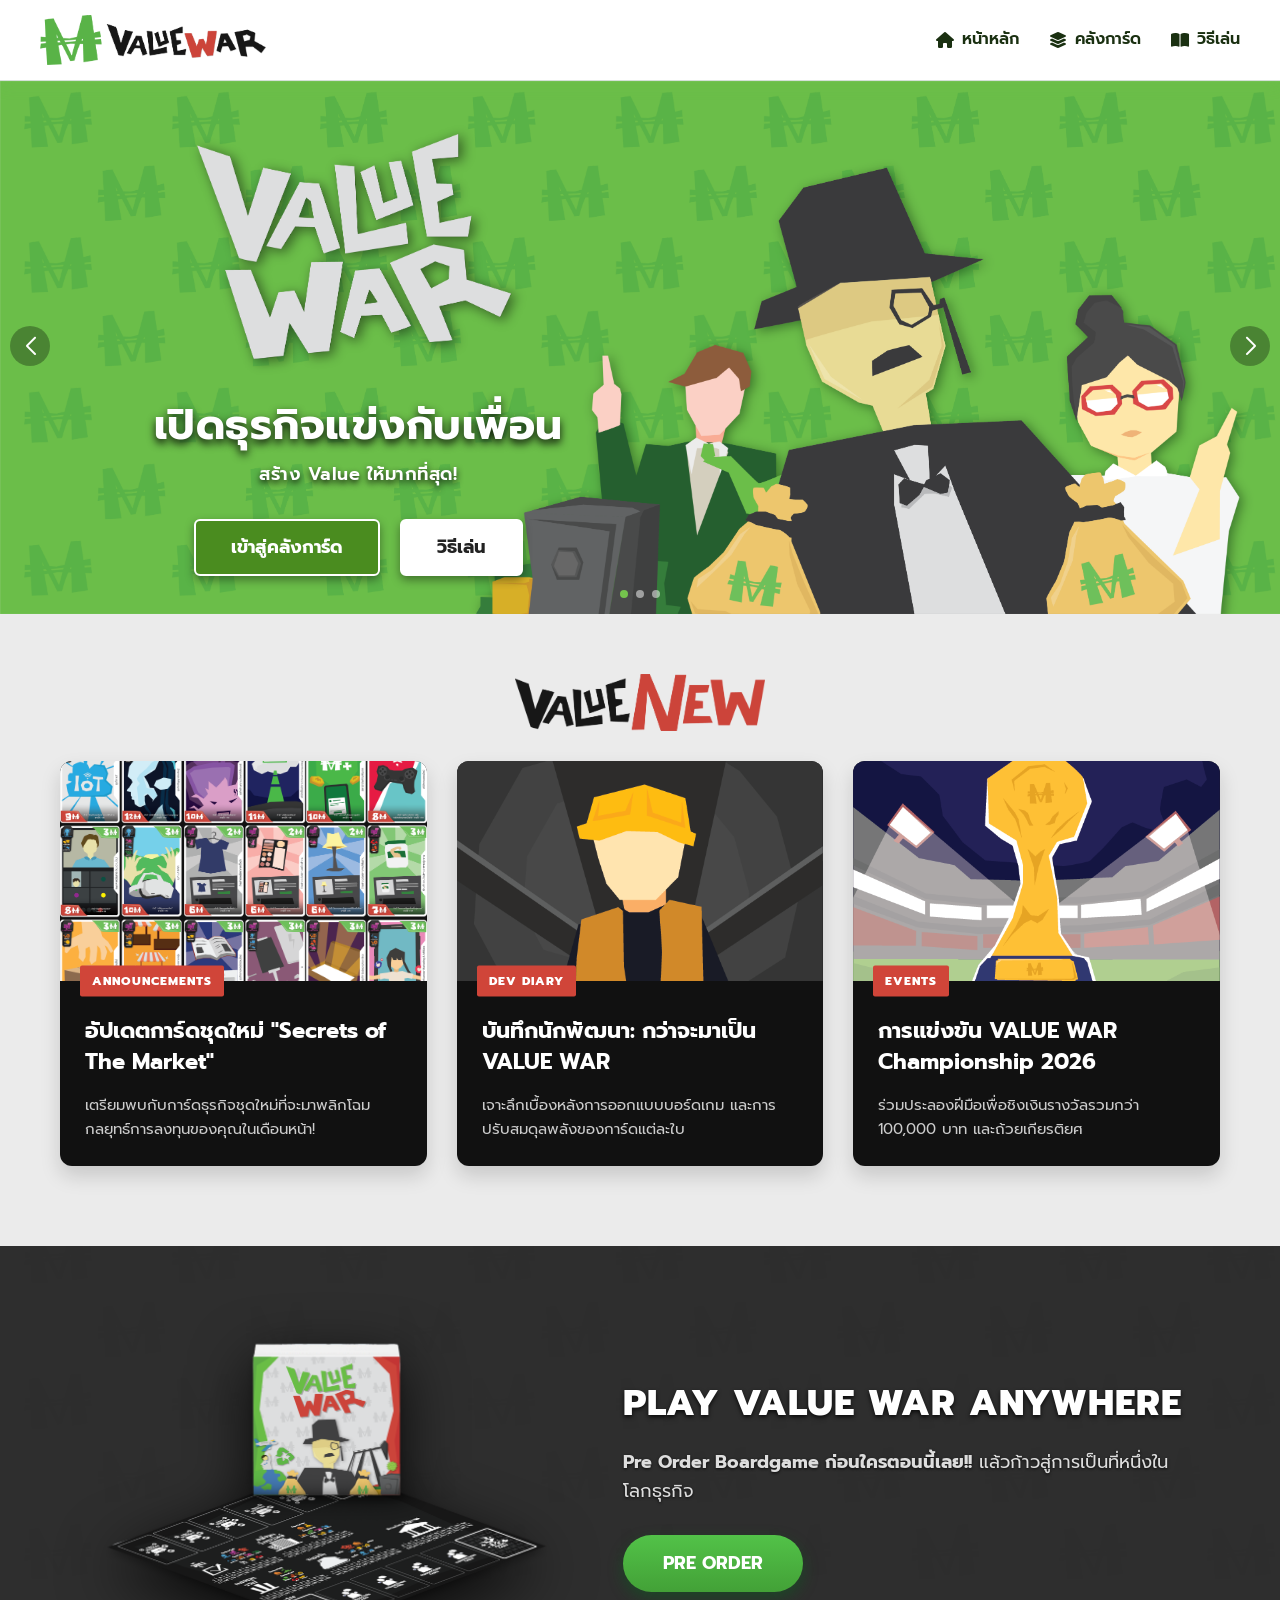
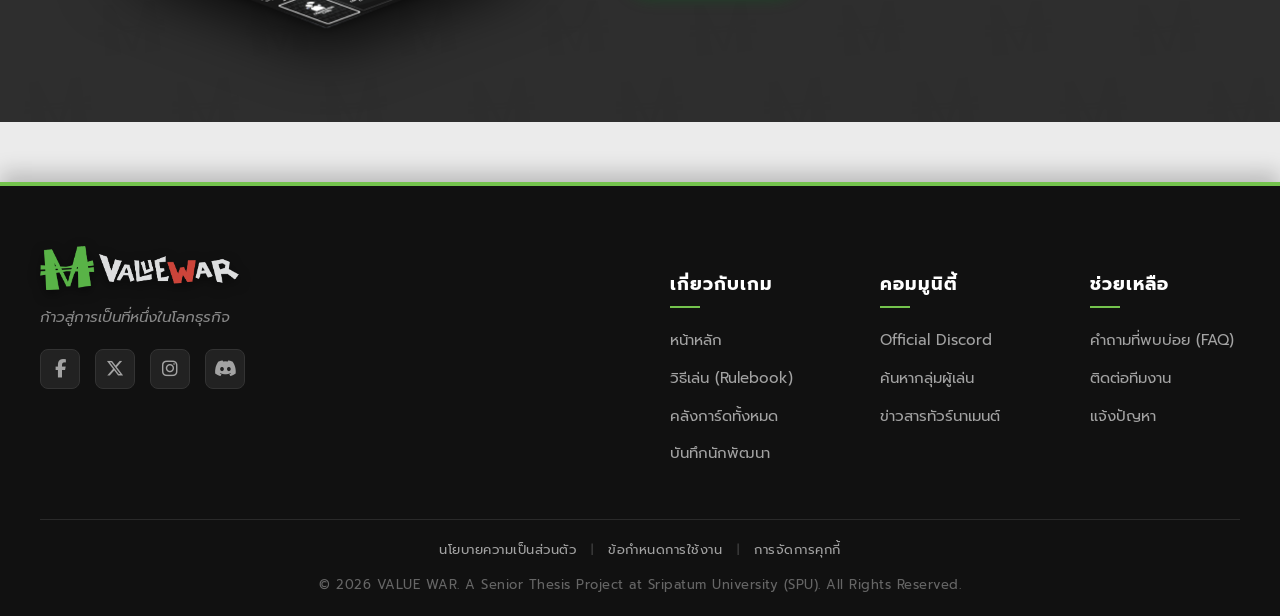
<file: index.html>
<!DOCTYPE html>
<html lang="th">

<head>
    <meta charset="UTF-8">
    <meta name="viewport" content="width=device-width, initial-scale=1.0">
    <title>VALUE WAR - สมรภูมิธุรกิจ</title>
    <link rel="stylesheet" href="https://cdnjs.cloudflare.com/ajax/libs/font-awesome/6.5.1/css/all.min.css">
    <link rel="stylesheet" href="https://cdn.jsdelivr.net/npm/swiper@11/swiper-bundle.min.css" />
    <link rel="stylesheet" href="style.css">
</head>

<body class="home-page light-theme">

    <nav class="navbar">
        <a href="index.html" class="logo">
            <img src="4x/Asset 11@4x.png" alt="VALUE WAR Logo">
        </a>
        <ul class="nav-links">
            <li><a href="index.html"><i class="fa-solid fa-house"></i> หน้าหลัก</a></li>
            <li><a href="collection.html"><i class="fa-solid fa-layer-group"></i> คลังการ์ด</a></li>
            <li><a href="how-to-play.html"><i class="fa-solid fa-book-open"></i> วิธีเล่น</a></li>
        </ul>
    </nav>

    <div class="swiper-container mySwiper">
        <div class="swiper-wrapper">
            <div class="swiper-slide">
                <img src="4x/Asset 1@4x.png" alt="แบนเนอร์สไลด์ที่ 1">

                <div class="slide-content">
                    <div class="slide-info-block">
                        <img src="4x/Asset 3@4x.png" alt="โลโก้ VALUE WAR" class="slide-logo">
                        <h1>เปิดธุรกิจแข่งกับเพื่อน</h1>
                        <p>สร้าง Value ให้มากที่สุด!</p>
                        <div class="slide-cta">
                            <a href="collection.html" class="btn-cta-green">เข้าสู่คลังการ์ด</a>
                            <a href="how-to-play.html" class="btn-cta-white">วิธีเล่น</a>
                        </div>
                    </div>
                </div>
            </div>
            <div class="swiper-slide">
                <img src="4x/Asset 7@4x.png" alt="แบนเนอร์สไลด์ที่ 2">
                <div class="slide-content">
                    <div class="slide-info-block">
                        <img src="4x/Asset 3@4x.png" alt="โลโก้ VALUE WAR" class="slide-logo">
                        <h1>สร้าง Connection</h1>
                        <p>หาเพื่อนพ้องที่จะช่วยให้คุณชนะ!</p>
                        <div class="slide-cta">
                            <a href="collection.html" class="btn-cta-green">เข้าสู่คลังการ์ด</a>
                            <a href="how-to-play.html" class="btn-cta-white">วิธีเล่น</a>
                        </div>
                    </div>
                </div>
            </div>
            <div class="swiper-slide">
                <img src="4x/Asset 9@4x.png" alt="แบนเนอร์สไลด์ที่ 3">
                <div class="slide-content">
                    <div class="slide-info-block">
                        <img src="4x/Asset 3@4x.png" alt="โลโก้ VALUE WAR" class="slide-logo">
                        <h1>เตรียมรับมือสถานการณ์ต่างๆ</h1>
                        <p>ฝ่าวิกฤติการเงินต่างๆ!</p>
                        <div class="slide-cta">
                            <a href="collection.html" class="btn-cta-green">เข้าสู่คลังการ์ด</a>
                            <a href="how-to-play.html" class="btn-cta-white">วิธีเล่น</a>
                        </div>
                    </div>
                </div>
            </div>
        </div>
        <div class="swiper-pagination"></div>
        <div class="swiper-button-next"></div>
        <div class="swiper-button-prev"></div>


    </div>

    <section class="latest-news container">

        <div class="news-header news-header-image">
            <img src="4x/Asset 10@4x.png" alt="LATEST VALUE WAR NEWS" class="news-header-img">
        </div>

        <div class="news-grid">

            <a href="#" class="news-card">
                <div class="news-image-wrapper">
                    <img src="4x/new.png" alt="ข่าวที่ 1">
                    <span class="news-badge">ANNOUNCEMENTS</span>
                </div>
                <div class="news-content">
                    <h3>อัปเดตการ์ดชุดใหม่ "Secrets of The Market"</h3>
                    <p>เตรียมพบกับการ์ดธุรกิจชุดใหม่ที่จะมาพลิกโฉมกลยุทธ์การลงทุนของคุณในเดือนหน้า!</p>
                </div>
            </a>

            <a href="#" class="news-card">
                <div class="news-image-wrapper">
                    <img src="4x/Asset 12@4x.png" alt="ข่าวที่ 2">
                    <span class="news-badge">DEV DIARY</span>
                </div>
                <div class="news-content">
                    <h3>บันทึกนักพัฒนา: กว่าจะมาเป็น VALUE WAR</h3>
                    <p>เจาะลึกเบื้องหลังการออกแบบบอร์ดเกม และการปรับสมดุลพลังของการ์ดแต่ละใบ</p>
                </div>
            </a>

            <a href="#" class="news-card">
                <div class="news-image-wrapper">
                    <img src="4x/Asset 13@4x.png" alt="ข่าวที่ 3">
                    <span class="news-badge">EVENTS</span>
                </div>
                <div class="news-content">
                    <h3>การแข่งขัน VALUE WAR Championship 2026</h3>
                    <p>ร่วมประลองฝีมือเพื่อชิงเงินรางวัลรวมกว่า 100,000 บาท และถ้วยเกียรติยศ</p>
                </div>
            </a>

        </div>
    </section>

    <section class="product-banner">
        <div class="product-container">

            <div class="product-image">
                <img src="4x/new2.png" alt="รูปสินค้า VALUE WAR">
            </div>

            <div class="product-info">
                <h2>PLAY VALUE WAR ANYWHERE</h2>
                <p><b>Pre Order Boardgame ก่อนใครตอนนี้เลย!!</b> แล้วก้าวสู่การเป็นที่หนึ่งในโลกธุรกิจ</p>

                <a href="#" class="btn-orange">
                    PRE ORDER
                </a>
            </div>

        </div>
    </section>

    <script src="https://cdn.jsdelivr.net/npm/swiper@11/swiper-bundle.min.js"></script>
    <script>
        var swiper = new Swiper(".mySwiper", {
            slidesPerView: 1,
            spaceBetween: 0,
            loop: true,
            grabCursor: true,
            speed: 800,
            effect: "creative",
            creativeEffect: {
                prev: {
                    shadow: true,
                    translate: ["-20%", 0, -1],
                },
                next: {
                    translate: ["100%", 0, 0],
                },
            },

            pagination: {
                el: ".swiper-pagination",
                clickable: true,
            },
            navigation: {
                nextEl: ".swiper-button-next",
                prevEl: ".swiper-button-prev",
            },
            autoplay: {
                delay: 5000,
                disableOnInteraction: false,
            },
        });
    </script>

    <footer class="vw-footer">
        <div class="footer-top">
            <div class="footer-logo-social">
                <img src="4x/Asset 4@4x.png" alt="VALUE WAR Logo" class="footer-logo">
                <p class="footer-tagline">ก้าวสู่การเป็นที่หนึ่งในโลกธุรกิจ</p>
                <div class="social-icons">
                    <a href="#" aria-label="Facebook"><i class="fa-brands fa-facebook-f"></i></a>
                    <a href="#" aria-label="Twitter"><i class="fa-brands fa-x-twitter"></i></a>
                    <a href="#" aria-label="Instagram"><i class="fa-brands fa-instagram"></i></a>
                    <a href="#" aria-label="Discord"><i class="fa-brands fa-discord"></i></a>
                </div>
            </div>

            <div class="footer-links">
                <div class="footer-column">
                    <h4>เกี่ยวกับเกม</h4>
                    <ul>
                        <li><a href="index.html">หน้าหลัก</a></li>
                        <li><a href="how-to-play.html">วิธีเล่น (Rulebook)</a></li>
                        <li><a href="collection.html">คลังการ์ดทั้งหมด</a></li>
                        <li><a href="#">บันทึกนักพัฒนา</a></li>
                    </ul>
                </div>
                <div class="footer-column">
                    <h4>คอมมูนิตี้</h4>
                    <ul>
                        <li><a href="#">Official Discord</a></li>
                        <li><a href="#">ค้นหากลุ่มผู้เล่น</a></li>
                        <li><a href="#">ข่าวสารทัวร์นาเมนต์</a></li>
                    </ul>
                </div>
                <div class="footer-column">
                    <h4>ช่วยเหลือ</h4>
                    <ul>
                        <li><a href="#">คำถามที่พบบ่อย (FAQ)</a></li>
                        <li><a href="#">ติดต่อทีมงาน</a></li>
                        <li><a href="#">แจ้งปัญหา</a></li>
                    </ul>
                </div>
            </div>
        </div>

        <div class="footer-bottom">
            <div class="footer-legal">
                <a href="#">นโยบายความเป็นส่วนตัว</a>
                <span class="separator">|</span>
                <a href="#">ข้อกำหนดการใช้งาน</a>
                <span class="separator">|</span>
                <a href="#">การจัดการคุกกี้</a>
            </div>
            <p>&copy; 2026 VALUE WAR. A Senior Thesis Project at Sripatum University (SPU). All Rights Reserved.</p>
        </div>
    </footer>
    <script src="script.js"></script>
</body>
</html>
</file>
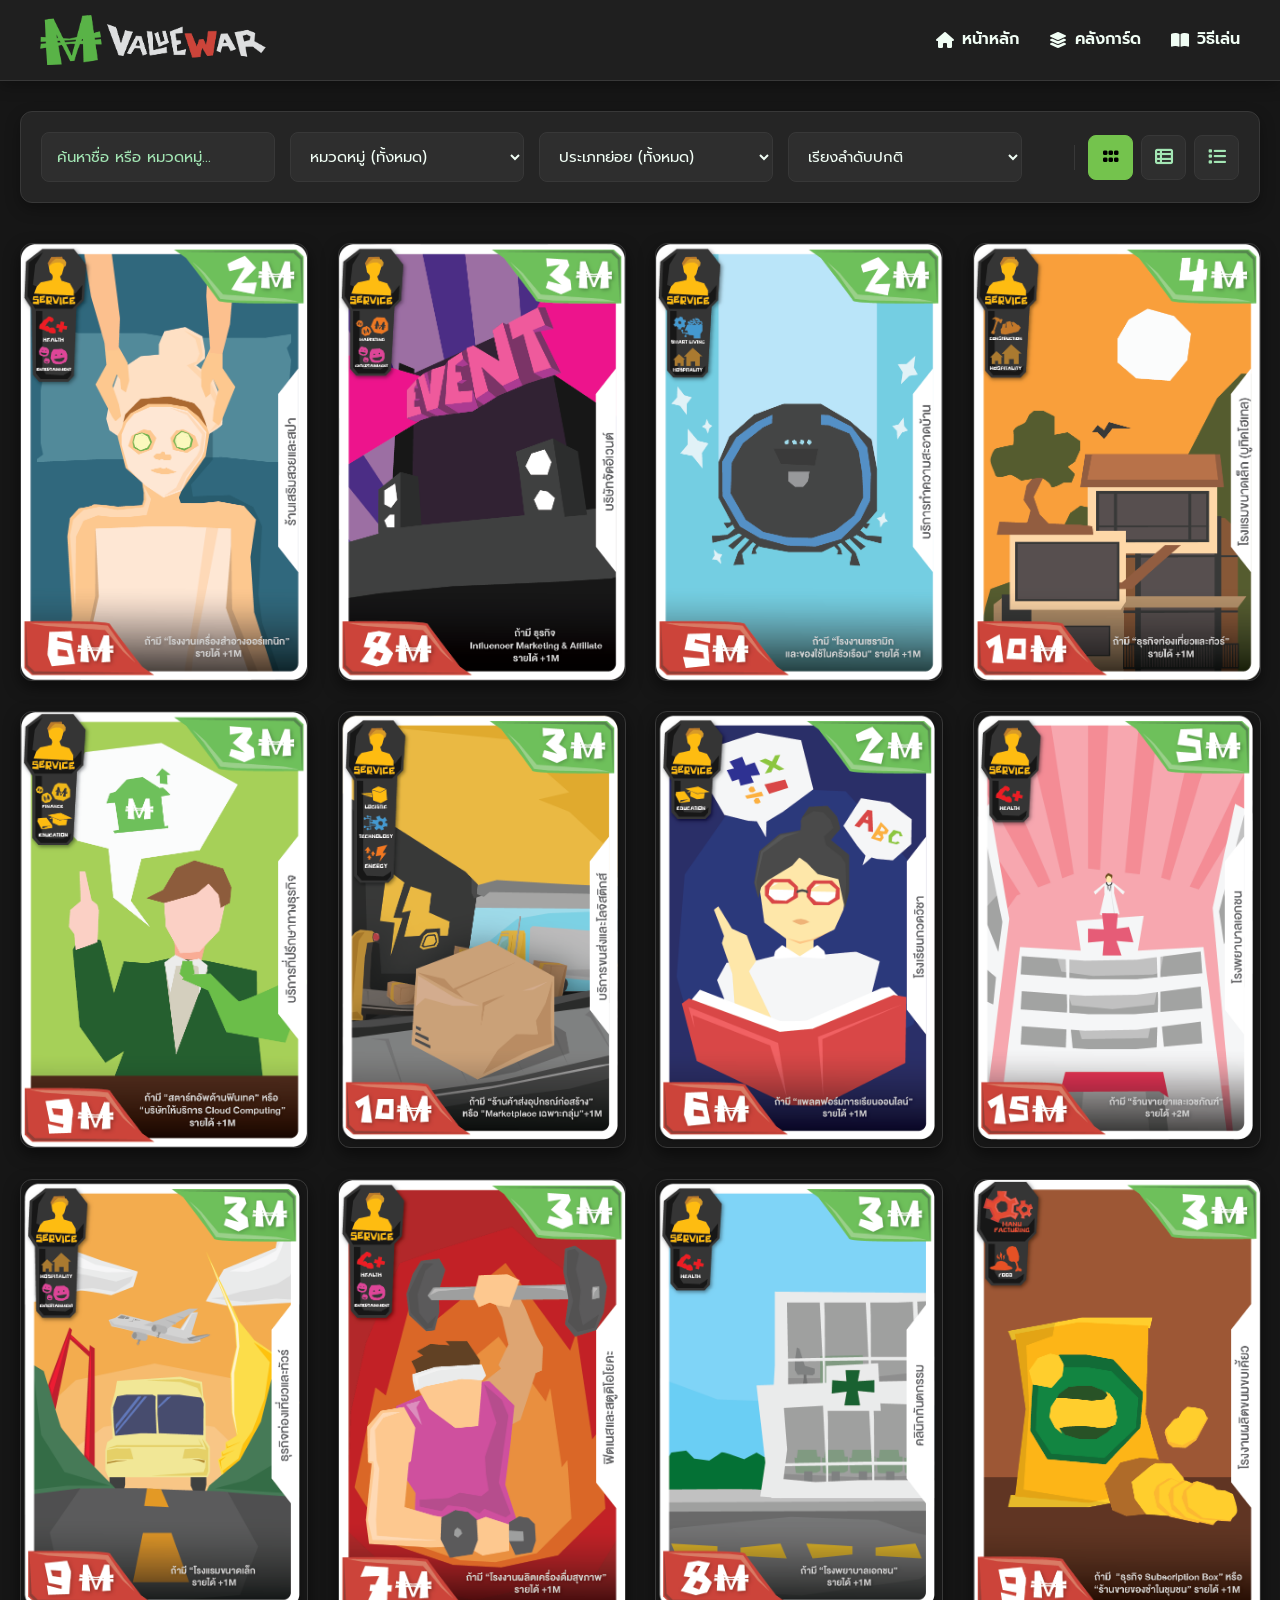
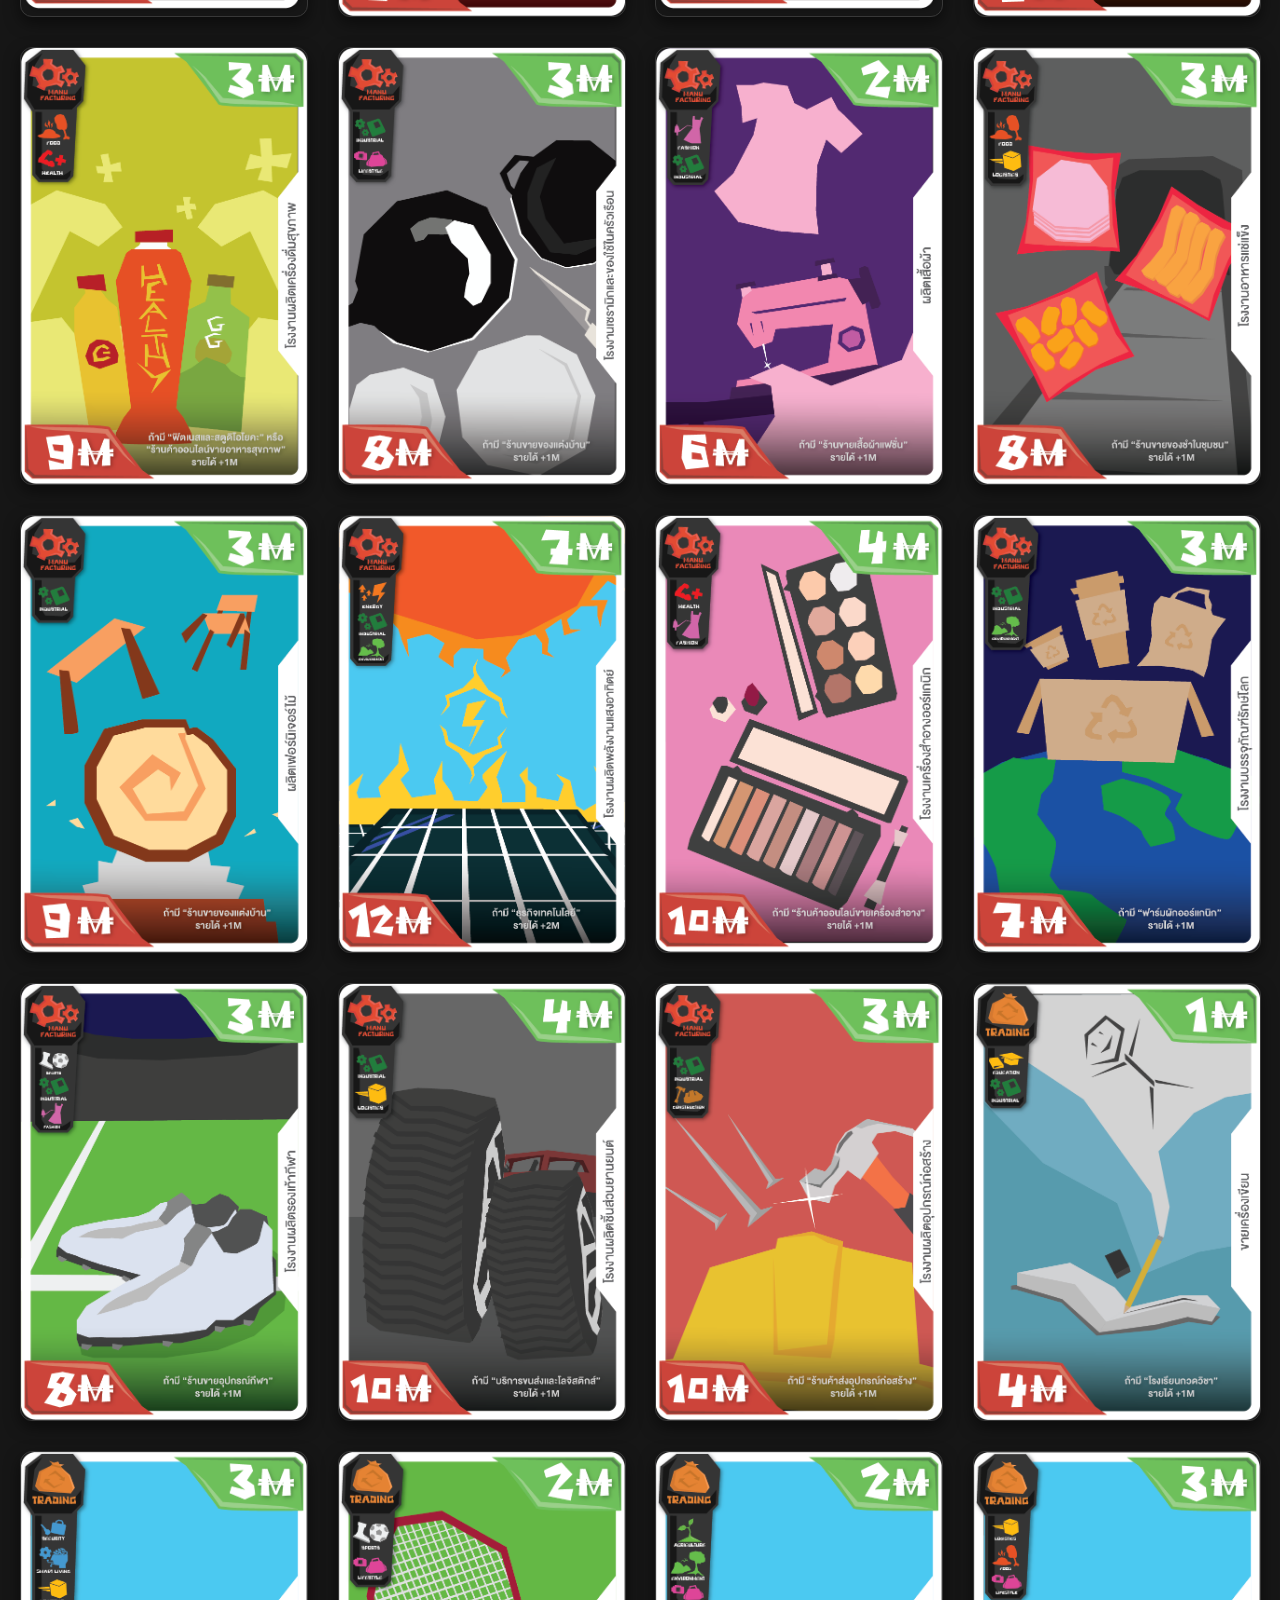
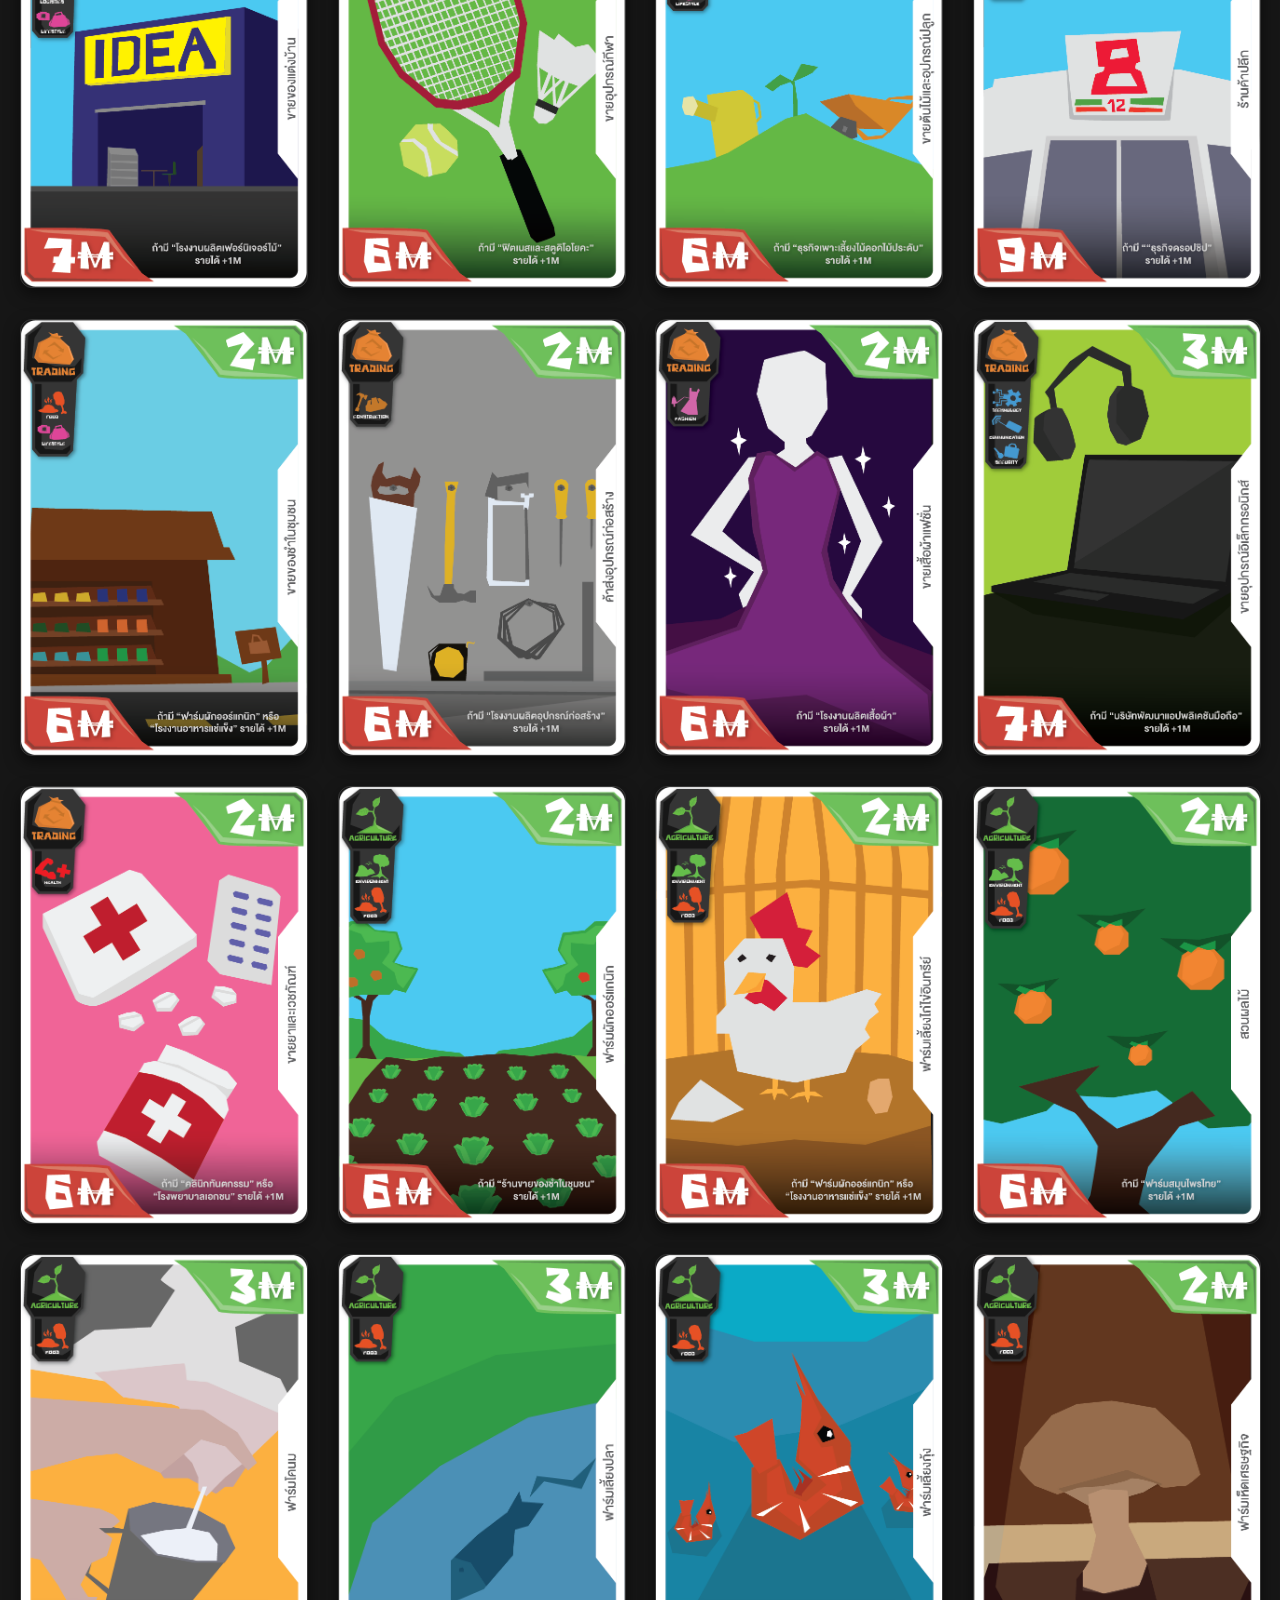
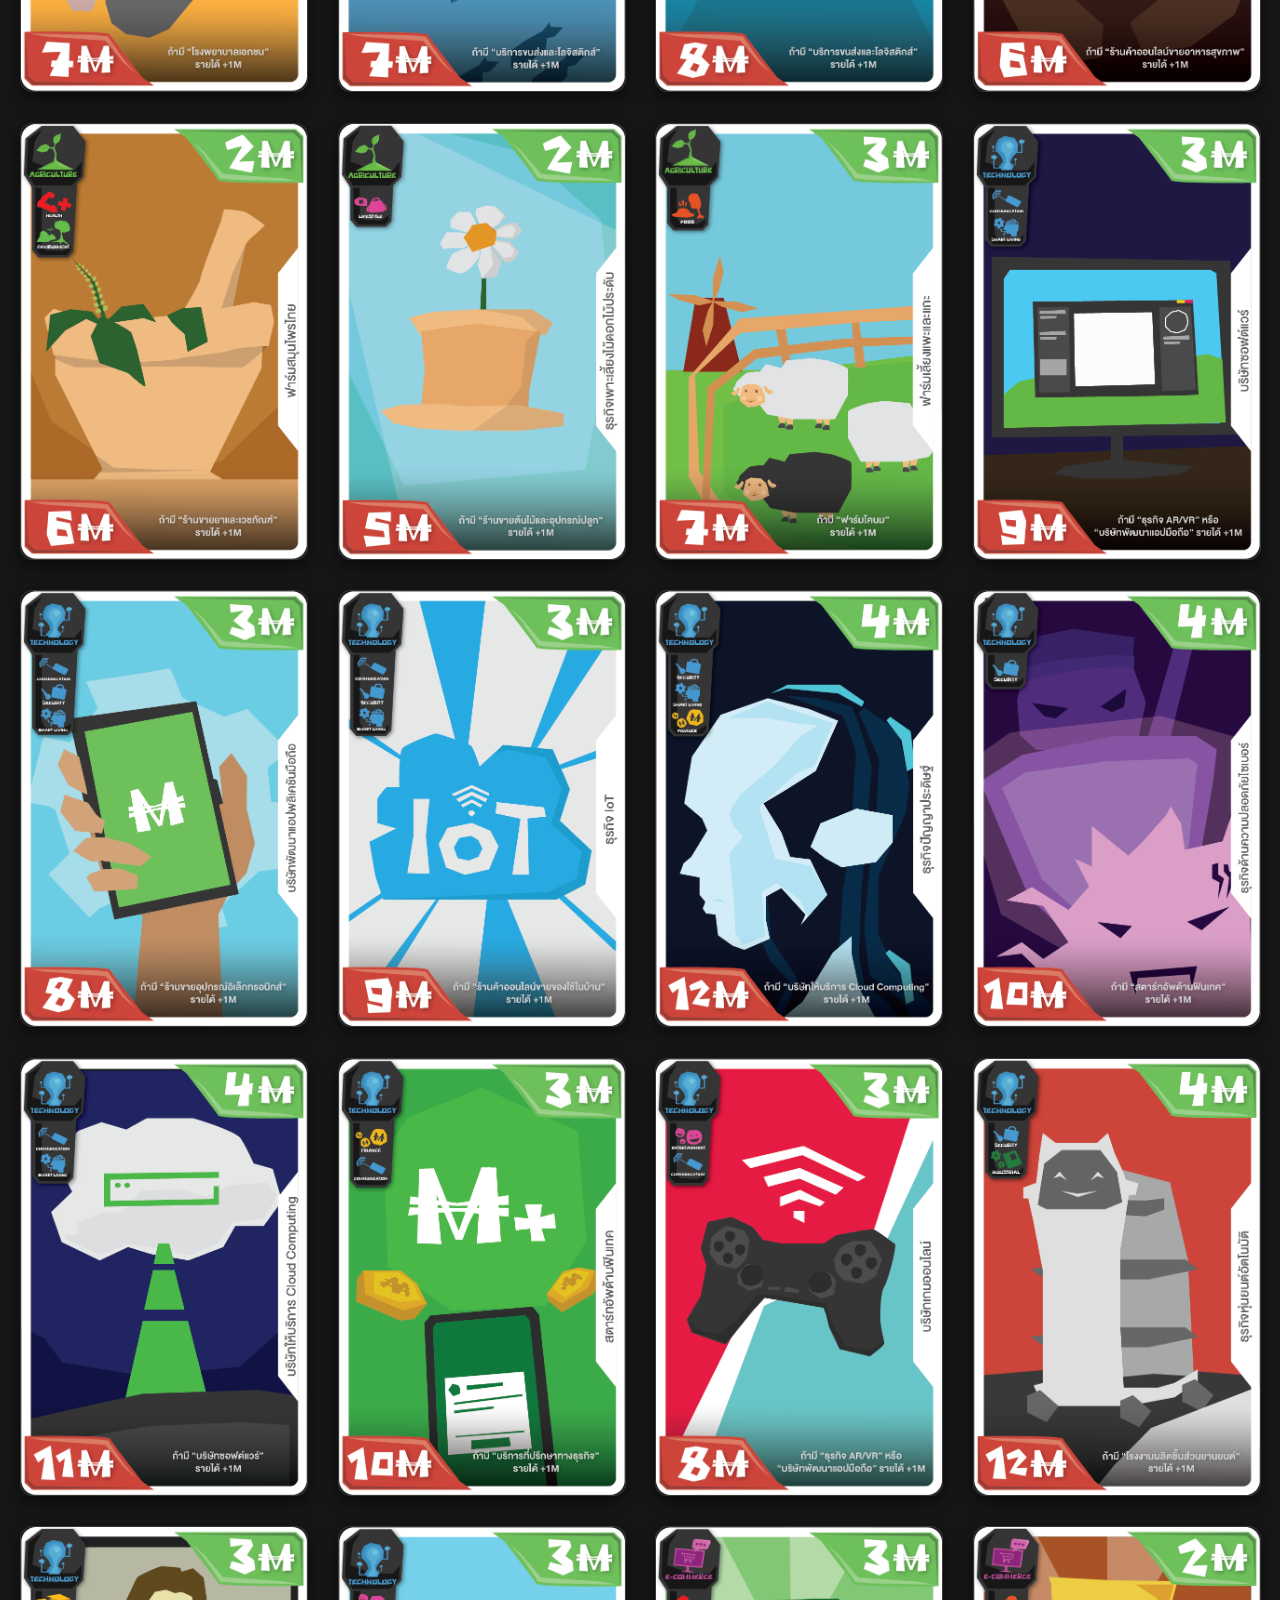
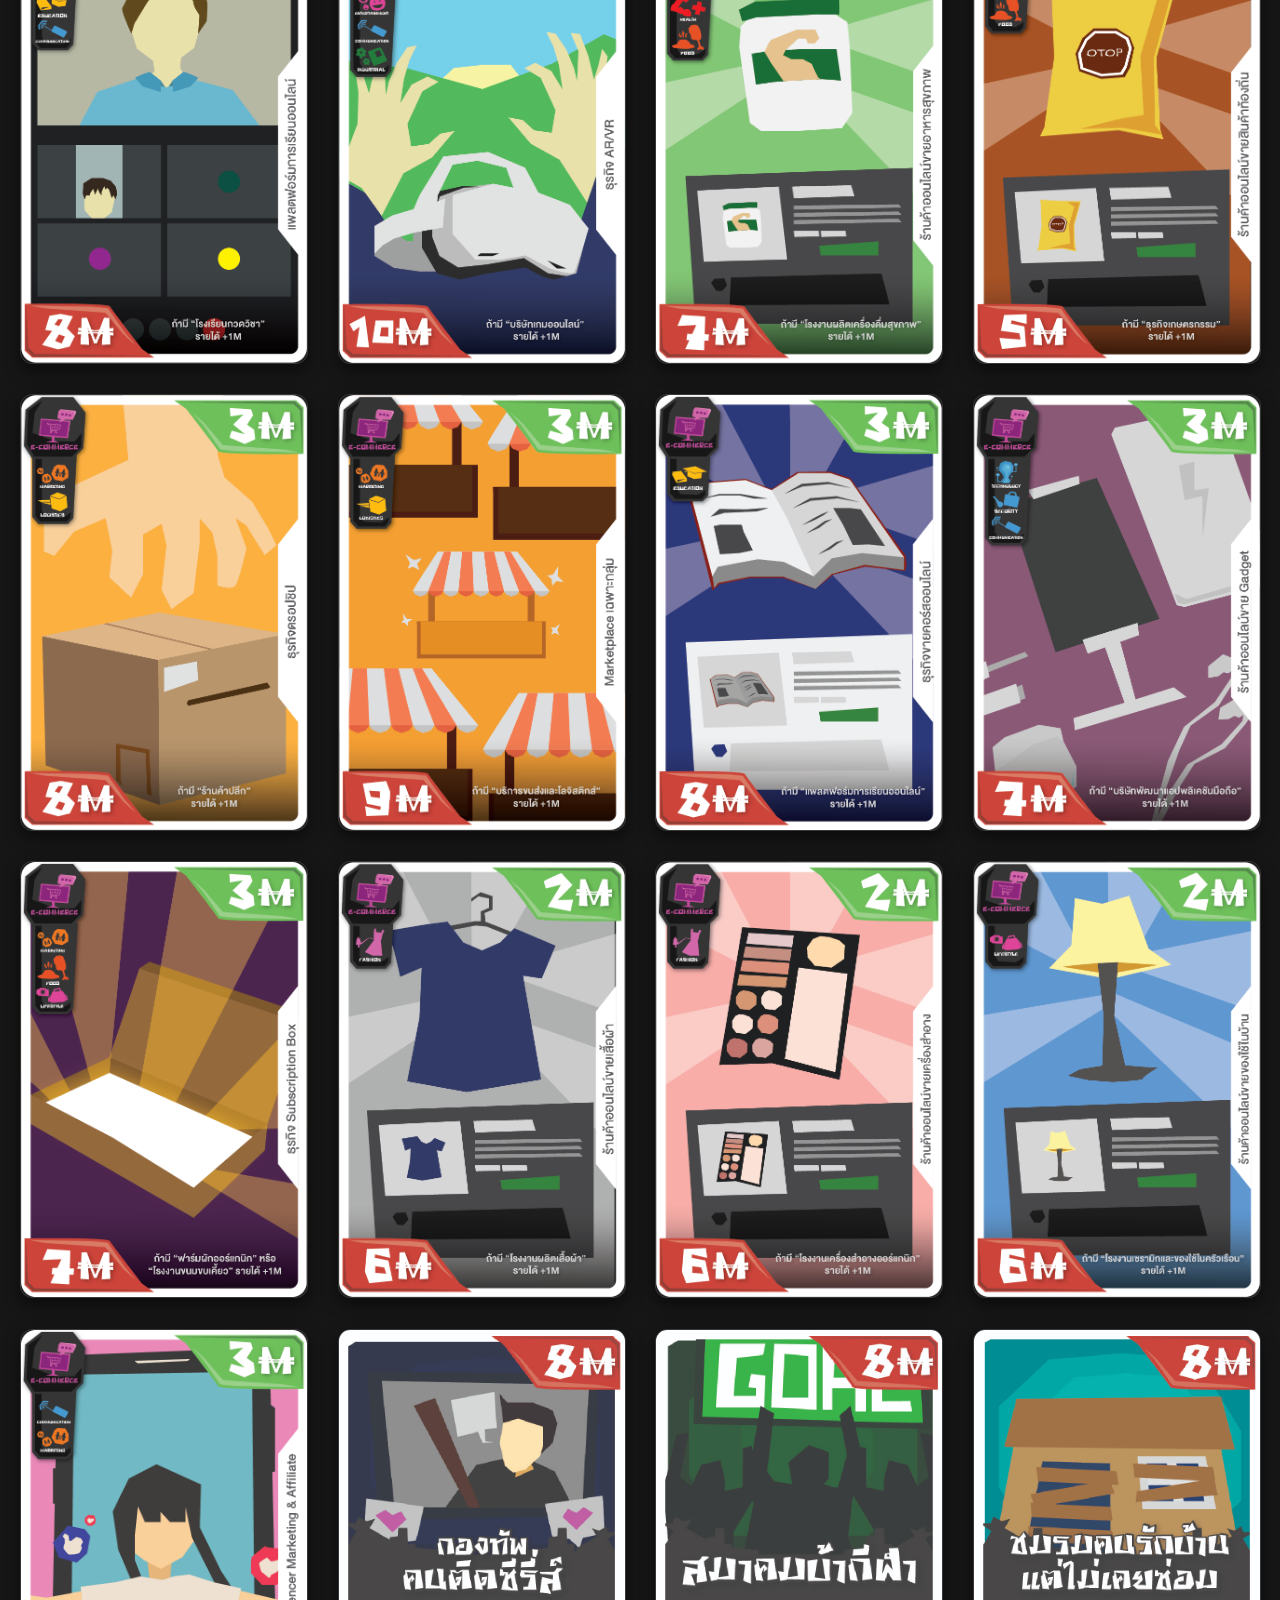
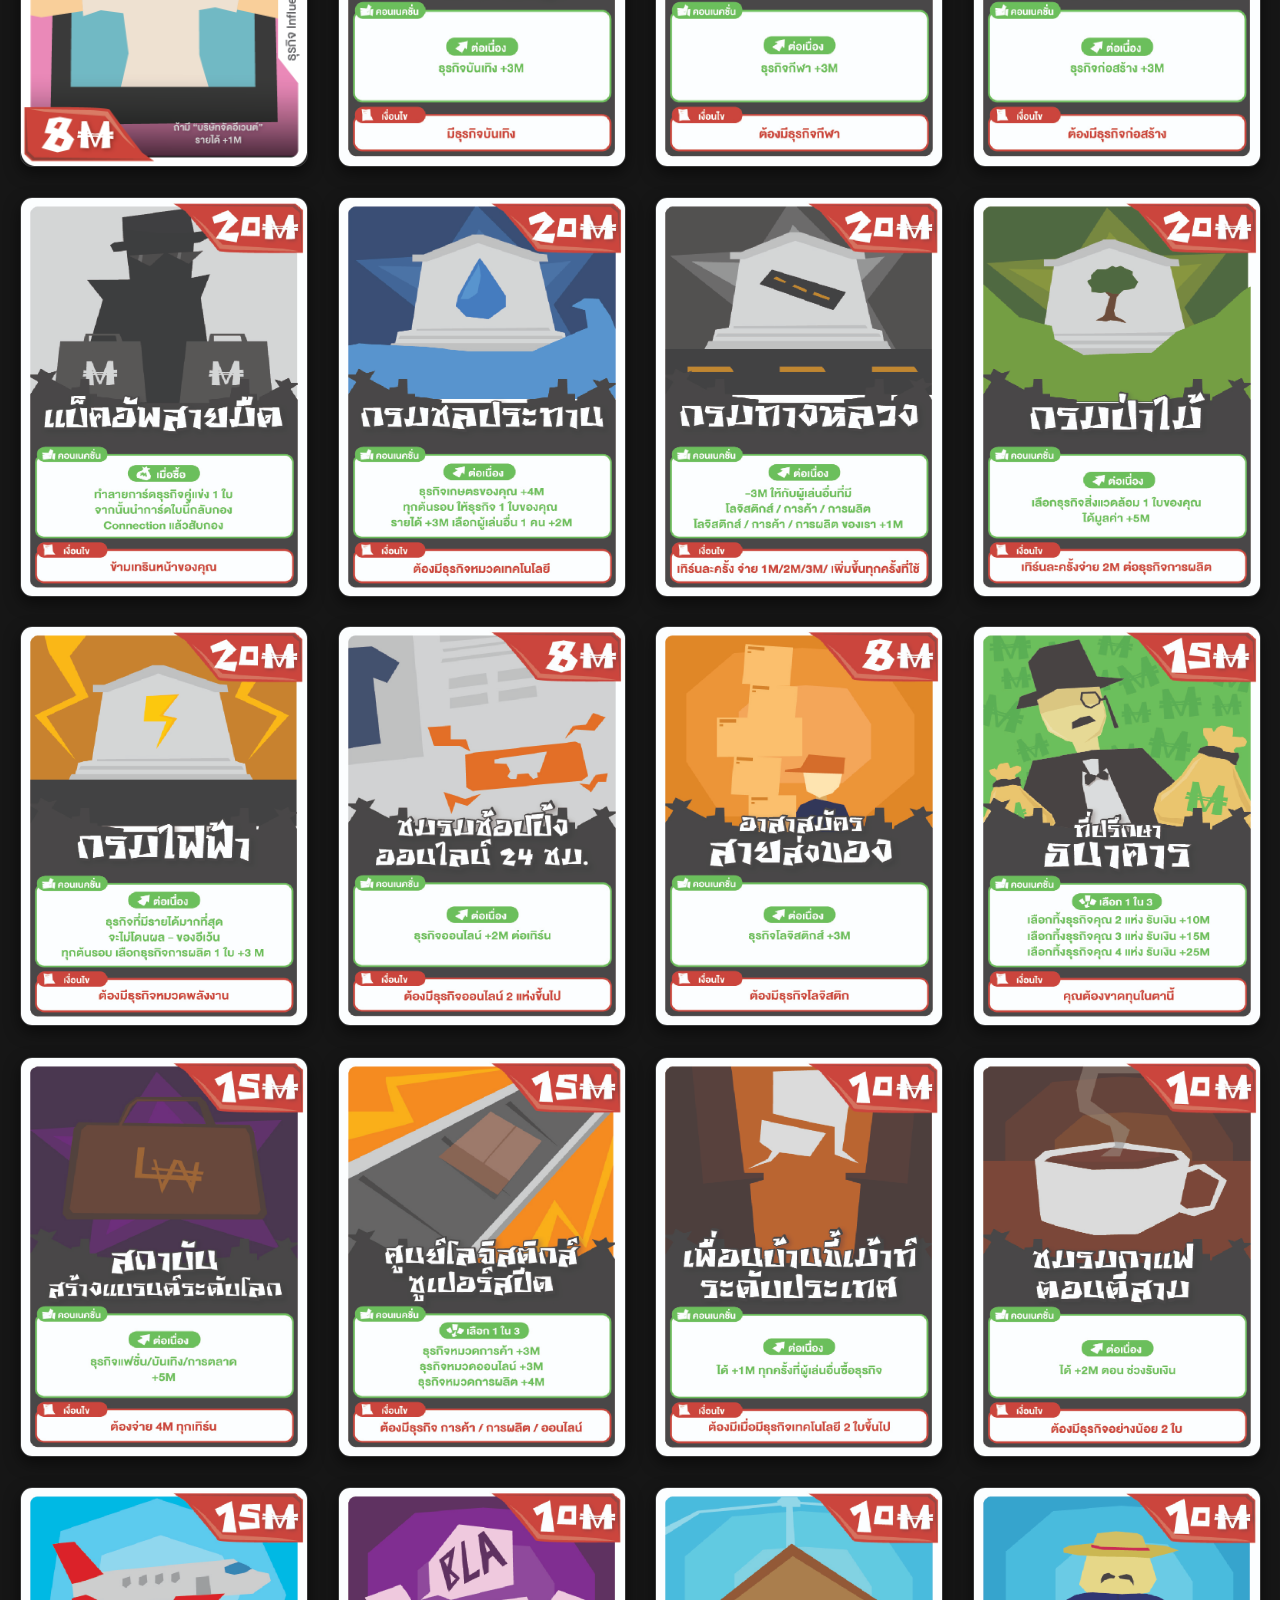
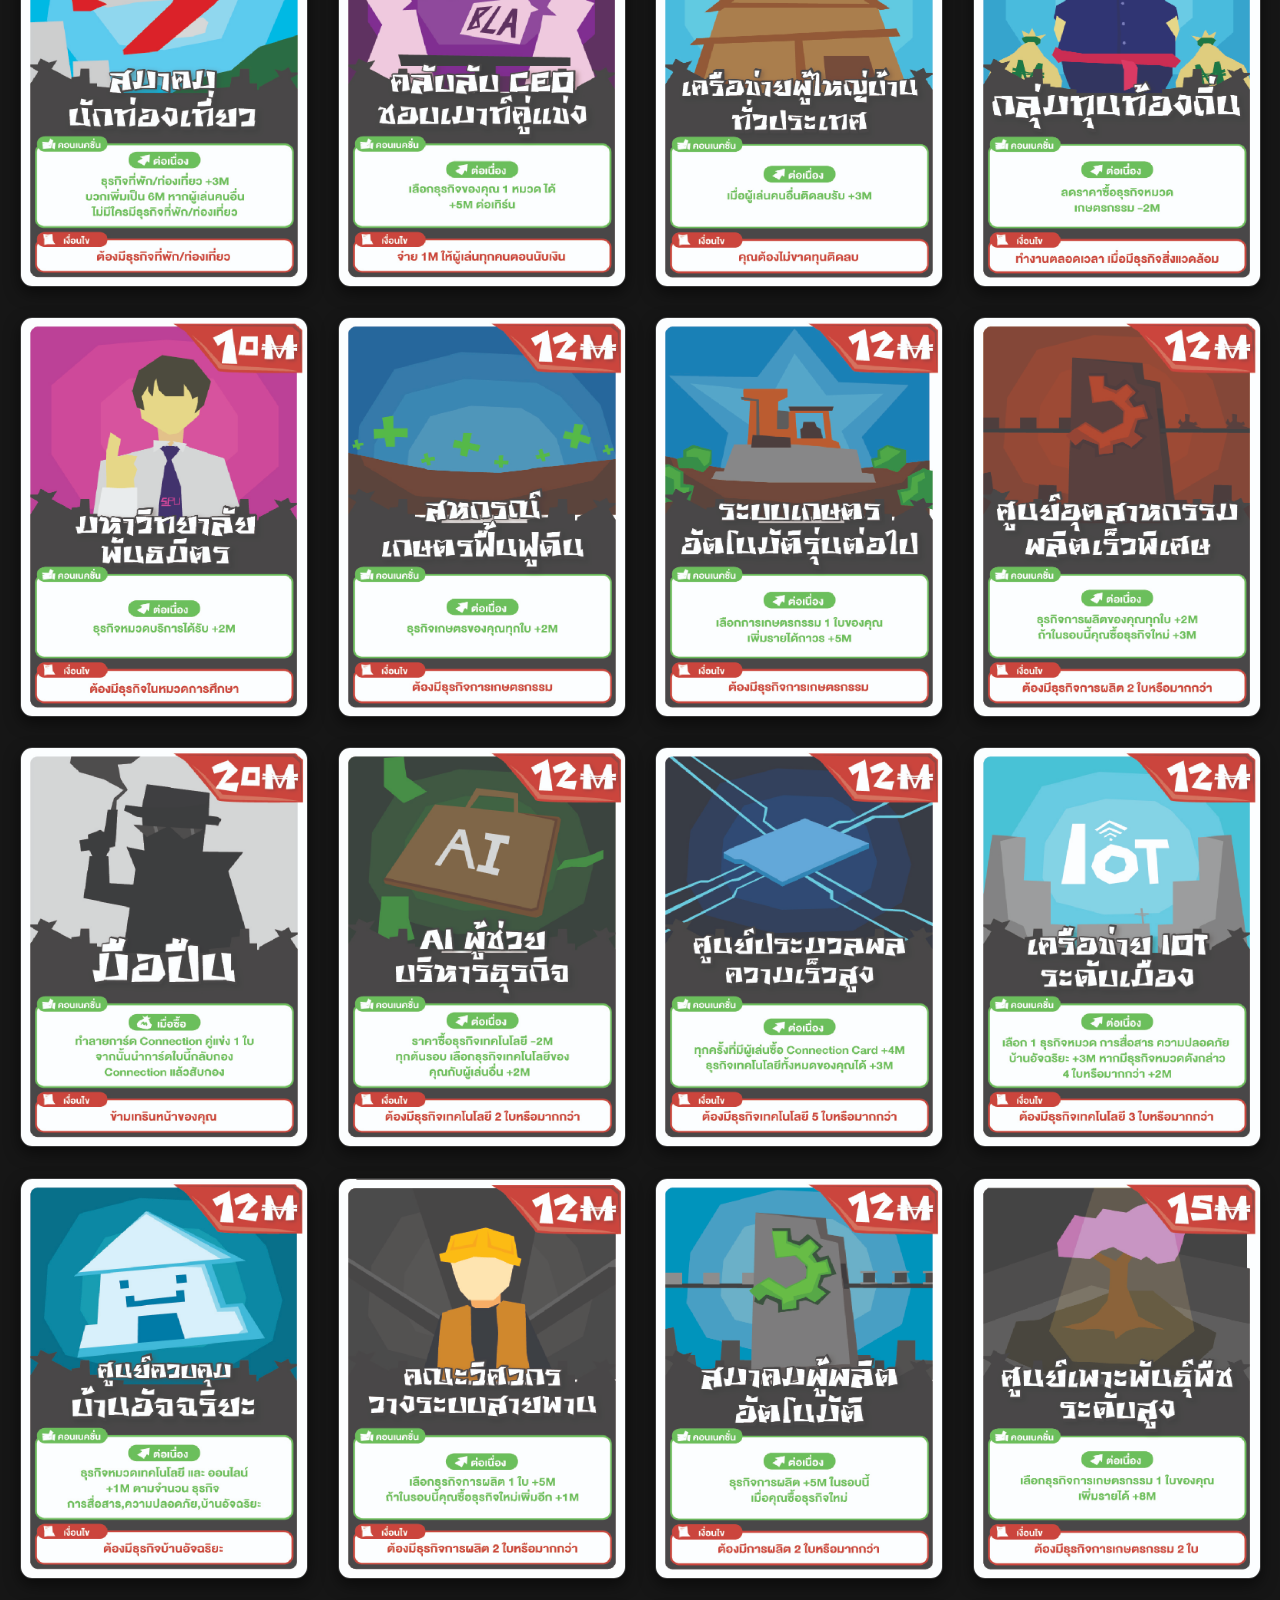
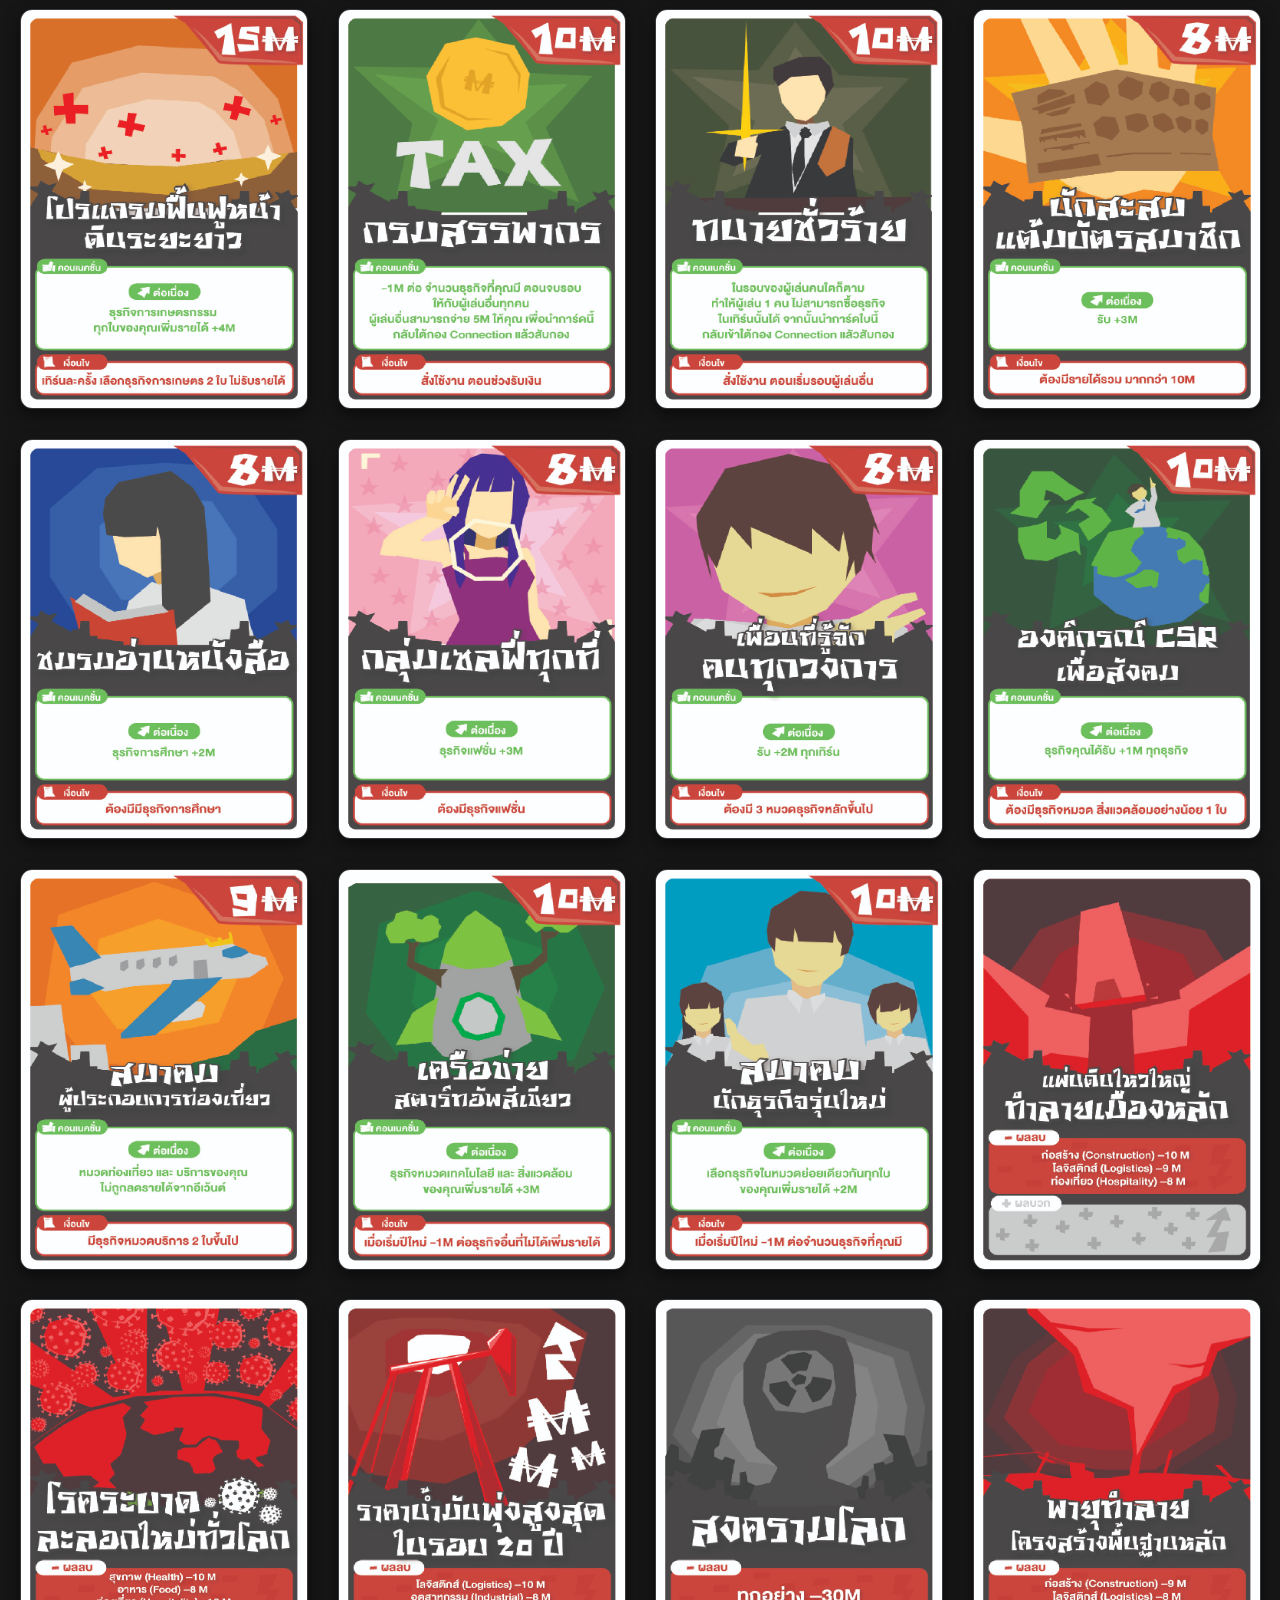
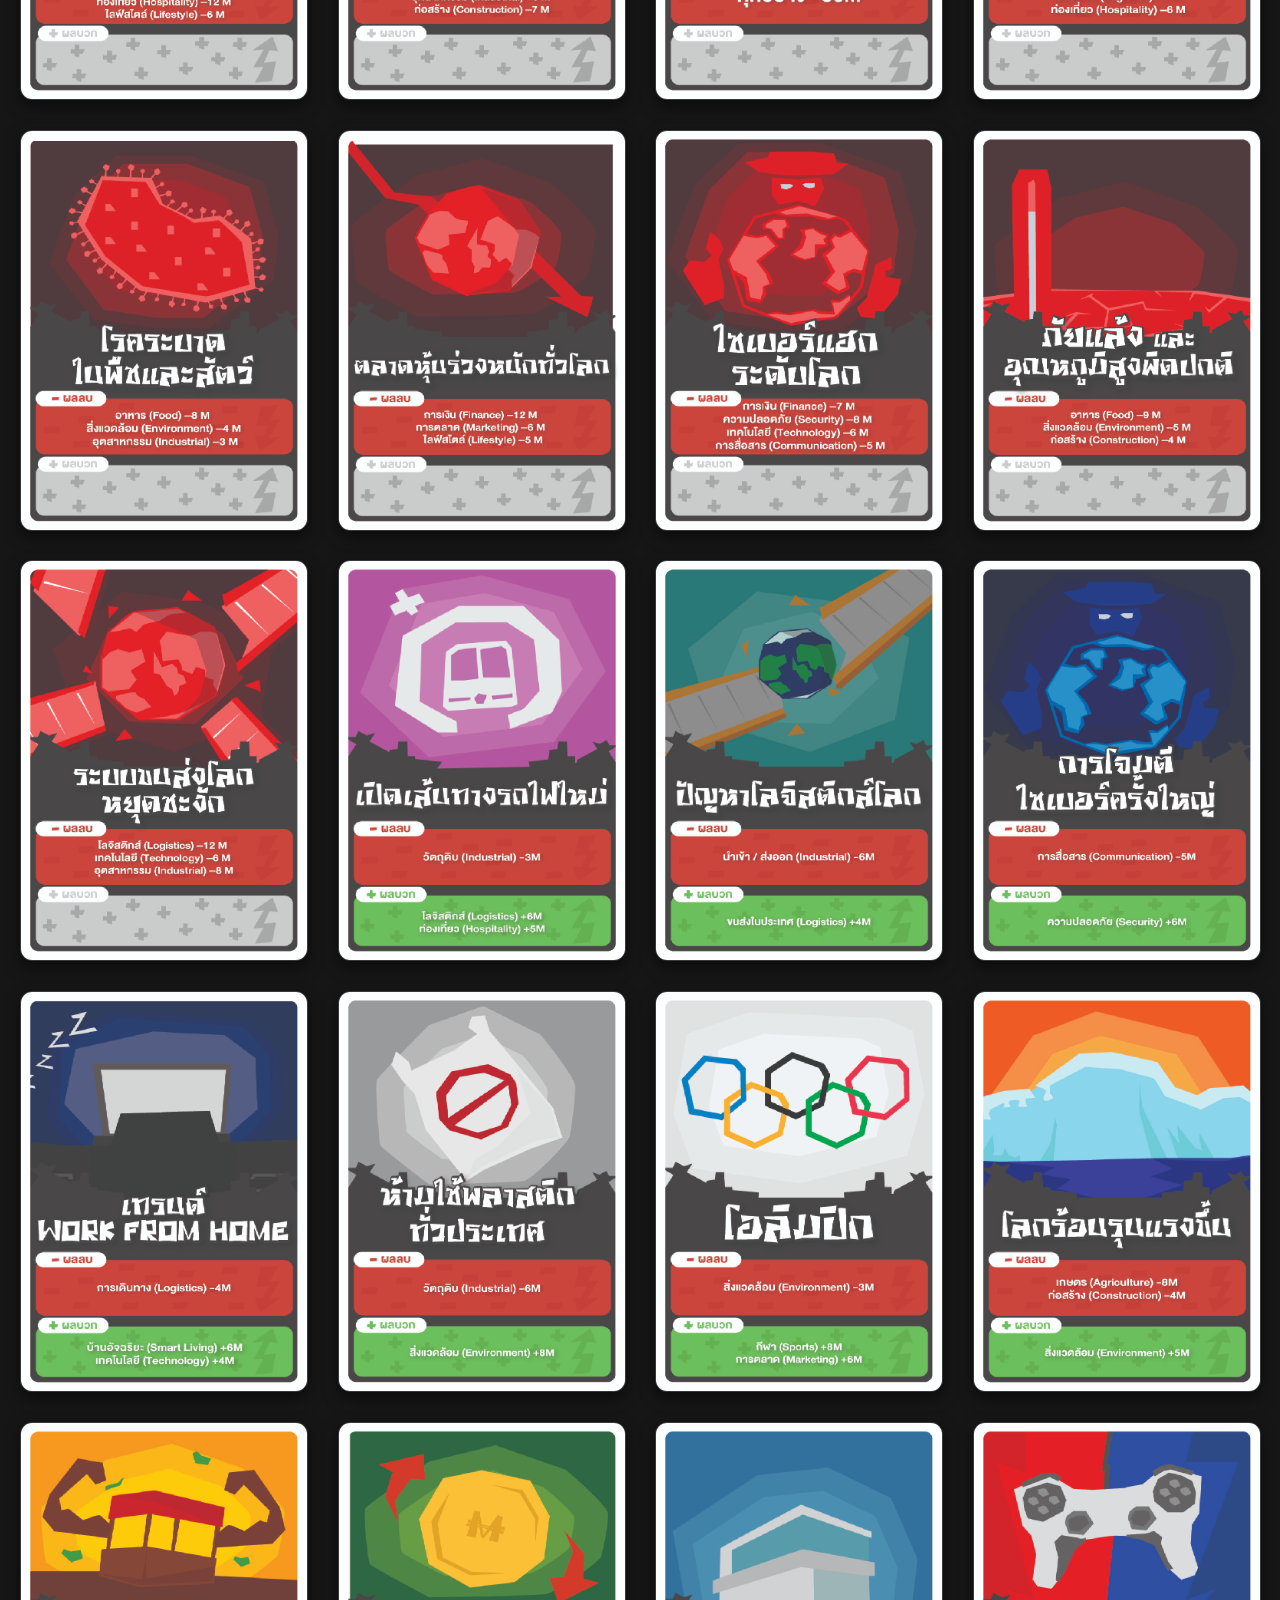
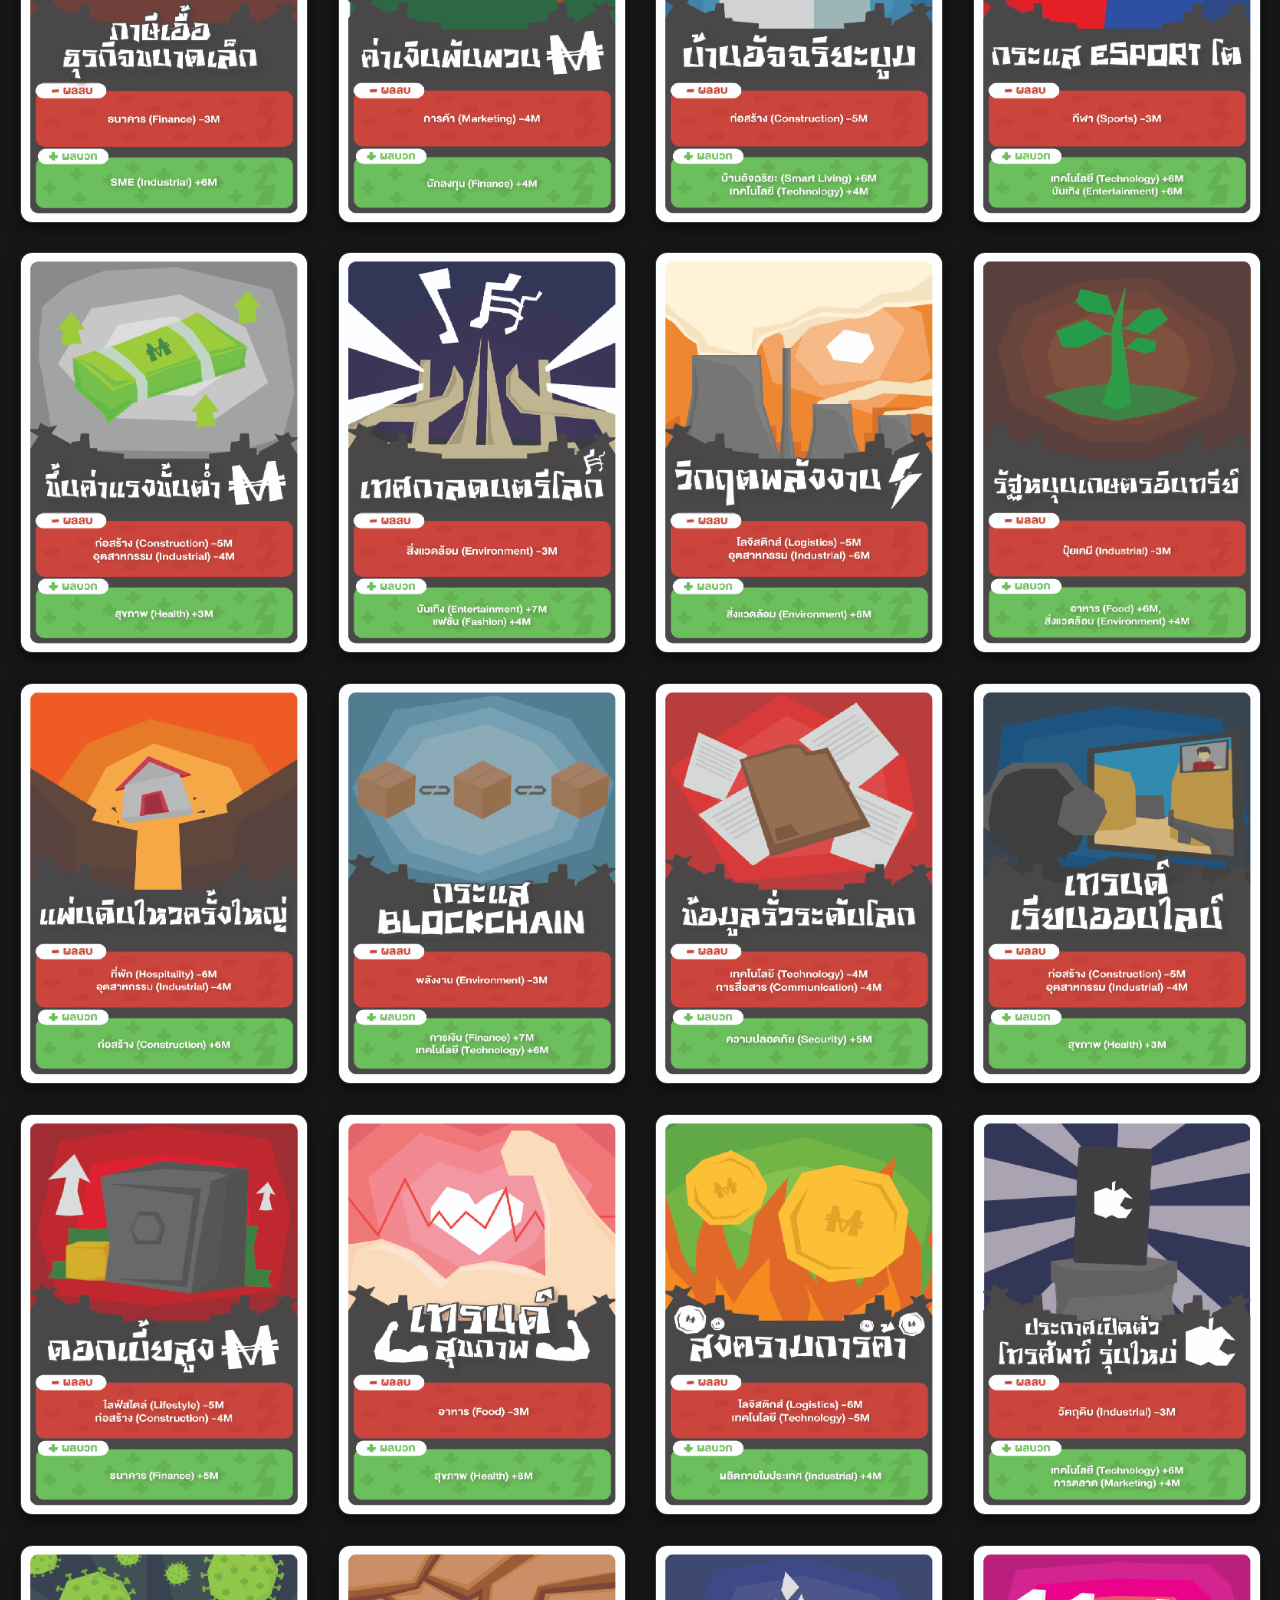
<file: collection.html>
<!DOCTYPE html>
<html lang="th">

<head>
    <meta charset="UTF-8">
    <meta name="viewport" content="width=device-width, initial-scale=1.0">
    <title>คลังการ์ด - VALUE WAR</title>
    <link rel="stylesheet" href="https://cdnjs.cloudflare.com/ajax/libs/font-awesome/6.5.1/css/all.min.css">
    <link rel="stylesheet" href="style.css">
</head>

<body>

    <nav class="navbar">
        <a href="index.html" class="logo">
            <img src="4x/Asset 4@4x.png" alt="VALUE WAR Logo">
        </a>
        <ul class="nav-links">
            <li><a href="index.html"><i class="fa-solid fa-house"></i> หน้าหลัก</a></li>
            <li><a href="collection.html"><i class="fa-solid fa-layer-group"></i> คลังการ์ด</a></li>
            <li><a href="how-to-play.html"><i class="fa-solid fa-book-open"></i> วิธีเล่น</a></li>
        </ul>
    </nav>
    <div class="container">
        <a href="index.html" class="btn-back">
            <i class="fa-solid fa-chevron-left" style="margin-right: 5px;"></i> กลับหน้าหลัก
        </a>

        <div class="filter-controls">
            <input type="text" id="searchInput" placeholder="ค้นหาชื่อ หรือ หมวดหมู่...">

            <select id="categoryFilter">
                <option value="all">หมวดหมู่ (ทั้งหมด)</option>
                <option value="Service">บริการ (Service)</option>
                <option value="Manufacturing">การผลิต (Manufacturing)</option>
                <option value="Trading">การค้า (Trading)</option>
                <option value="Agriculture">การเกษตร (Agriculture)</option>
                <option value="Technology">เทคโนโลยี (Technology)</option>
                <option value="E-commerce">ขายของออนไลน์ (E-commerce)</option>
                <option value="Connection">คอนเนคชั่น (Connection)</option>
                <option value="Event">อีเวนต์ (Event)</option>
            </select>

            <select id="subCategoryFilter">
                <option value="all">ประเภทย่อย (ทั้งหมด)</option>
                <option value="HEALTH">สุขภาพ (Health)</option>
                <option value="FOOD">อาหาร (Food)</option>
                <option value="LIFESTYLE">ไลฟ์สไตล์ (Lifestyle)</option>
                <option value="ENTERTAINMENT">บันเทิง (Entertainment)</option>
                <option value="EDUCATION">การศึกษา (Education)</option>
                <option value="TECHNOLOGY">เทคโนโลยี (Technology)</option>
                <option value="LOGISTIC">โลจิสติกส์ (Logistics)</option>
                <option value="INDUSTRIAL">อุตสาหกรรม (Industrial)</option>
                <option value="ENVIRONMENT">สิ่งแวดล้อม (Environment)</option>
                <option value="SMART LIVING">สมาร์ทลีฟวิ่ง (Smart Living)</option>
                <option value="CONSTRUCTION">ก่อสร้าง (Construction)</option>
                <option value="FINANCE">การเงิน (Finance)</option>
                <option value="MARKETING">การตลาด (Marketing)</option>
                <option value="COMMUNICATION">การสื่อสาร (Communication)</option>
                <option value="SECURITY">ความปลอดภัย (Security)</option>
                <option value="SPORTS">กีฬา (Sports)</option>
            </select>

            <select id="sortOrder">
                <option value="default">เรียงลำดับปกติ</option>
                <option value="cost-desc">ราคาซื้อ (Cost) : มาก ➔ น้อย</option>
                <option value="cost-asc">ราคาซื้อ (Cost) : น้อย ➔ มาก</option>
                <option value="income-desc">รายได้ (Income) : มาก ➔ น้อย</option>
                <option value="income-asc">รายได้ (Income) : น้อย ➔ มาก</option>
            </select>

            <div class="view-controls">
                <div id="gridSubControls" class="sub-controls">
                    <button id="btnGrid4" class="active" title="4 ใบต่อแถว">4</button>
                    <button id="btnGrid6" title="6 ใบต่อแถว">6</button>
                </div>

                <div class="divider"></div> <button id="btnGrid" class="active" title="ตาราง">
                    <i class="fa-solid fa-grip"></i>
                </button>
                <button id="btnHybrid" title="ไฮบริด">
                    <i class="fa-solid fa-table-list"></i>
                </button>
                <button id="btnList" title="รายการ">
                    <i class="fa-solid fa-list"></i>
                </button>
            </div>
        </div>

        <div id="cardContainer" class="card-grid"></div>
    </div>

    <div id="imageModal" class="modal">
        <span class="close-btn" id="closeModal">
            <i class="fa-solid fa-xmark"></i>
        </span>

        <button class="nav-btn prev-btn" id="prevCard">
            <i class="fa-solid fa-chevron-left"></i>
        </button>
        <button class="nav-btn next-btn" id="nextCard">
            <i class="fa-solid fa-chevron-right"></i>
        </button>

        <img class="modal-content" id="expandedImg">
        <div id="caption"></div>
    </div>

    <script src="script.js"></script>

    <footer class="vw-footer">
        <div class="footer-top">
            <div class="footer-logo-social">
                <img src="4x/Asset 4@4x.png" alt="VALUE WAR Logo" class="footer-logo">
                <p class="footer-tagline">ก้าวสู่การเป็นที่หนึ่งในโลกธุรกิจ</p>
                <div class="social-icons">
                    <a href="#" aria-label="Facebook"><i class="fa-brands fa-facebook-f"></i></a>
                    <a href="#" aria-label="Twitter"><i class="fa-brands fa-x-twitter"></i></a>
                    <a href="#" aria-label="Instagram"><i class="fa-brands fa-instagram"></i></a>
                    <a href="#" aria-label="Discord"><i class="fa-brands fa-discord"></i></a>
                </div>
            </div>

            <div class="footer-links">
                <div class="footer-column">
                    <h4>เกี่ยวกับเกม</h4>
                    <ul>
                        <li><a href="index.html">หน้าหลัก</a></li>
                        <li><a href="how-to-play.html">วิธีเล่น (Rulebook)</a></li>
                        <li><a href="collection.html">คลังการ์ดทั้งหมด</a></li>
                        <li><a href="#">บันทึกนักพัฒนา</a></li>
                    </ul>
                </div>
                <div class="footer-column">
                    <h4>คอมมูนิตี้</h4>
                    <ul>
                        <li><a href="#">Official Discord</a></li>
                        <li><a href="#">ค้นหากลุ่มผู้เล่น</a></li>
                        <li><a href="#">ข่าวสารทัวร์นาเมนต์</a></li>
                    </ul>
                </div>
                <div class="footer-column">
                    <h4>ช่วยเหลือ</h4>
                    <ul>
                        <li><a href="#">คำถามที่พบบ่อย (FAQ)</a></li>
                        <li><a href="#">ติดต่อทีมงาน</a></li>
                        <li><a href="#">แจ้งปัญหา</a></li>
                    </ul>
                </div>
            </div>
        </div>

        <div class="footer-bottom">
            <div class="footer-legal">
                <a href="#">นโยบายความเป็นส่วนตัว</a>
                <span class="separator">|</span>
                <a href="#">ข้อกำหนดการใช้งาน</a>
                <span class="separator">|</span>
                <a href="#">การจัดการคุกกี้</a>
            </div>
            <p>&copy; 2026 VALUE WAR. A Senior Thesis Project at Sripatum University (SPU). All Rights Reserved.</p>
        </div>
    </footer>

<script src="script.js"></script>
</body>
</html>
</file>
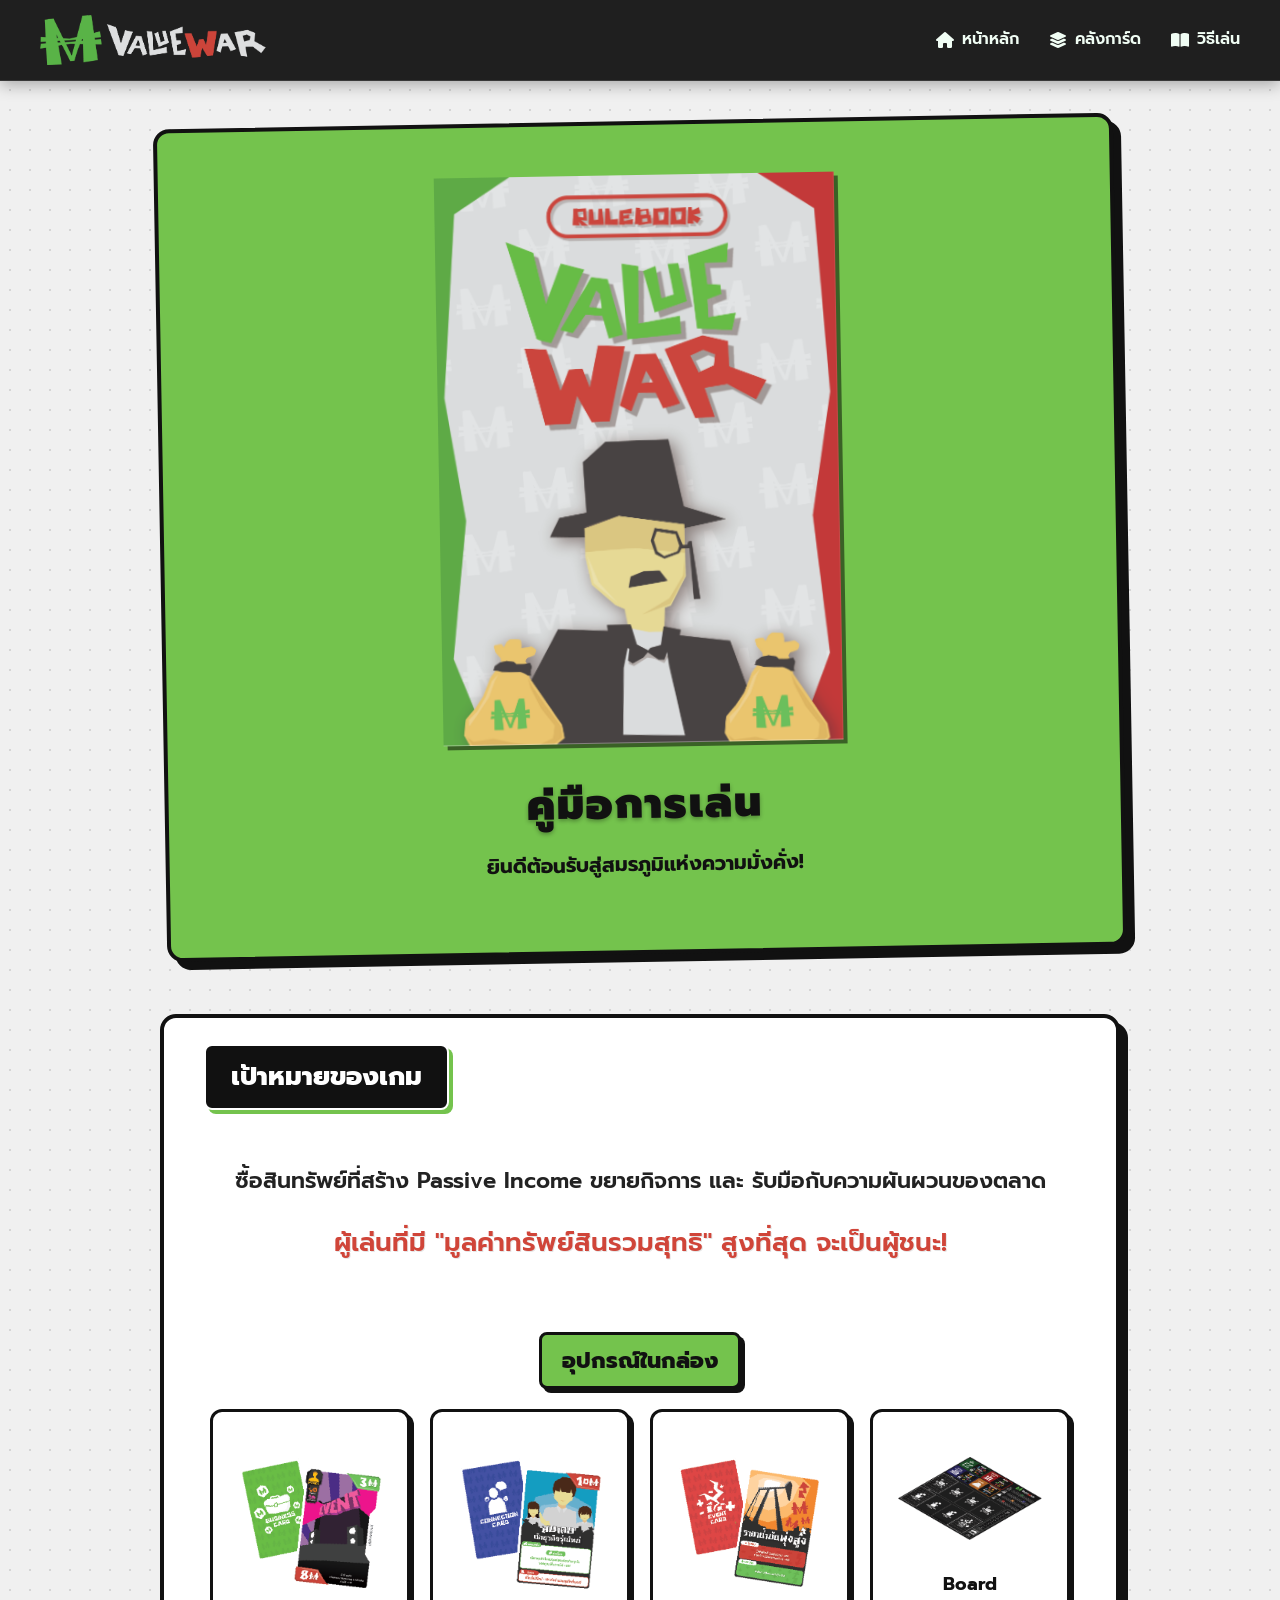
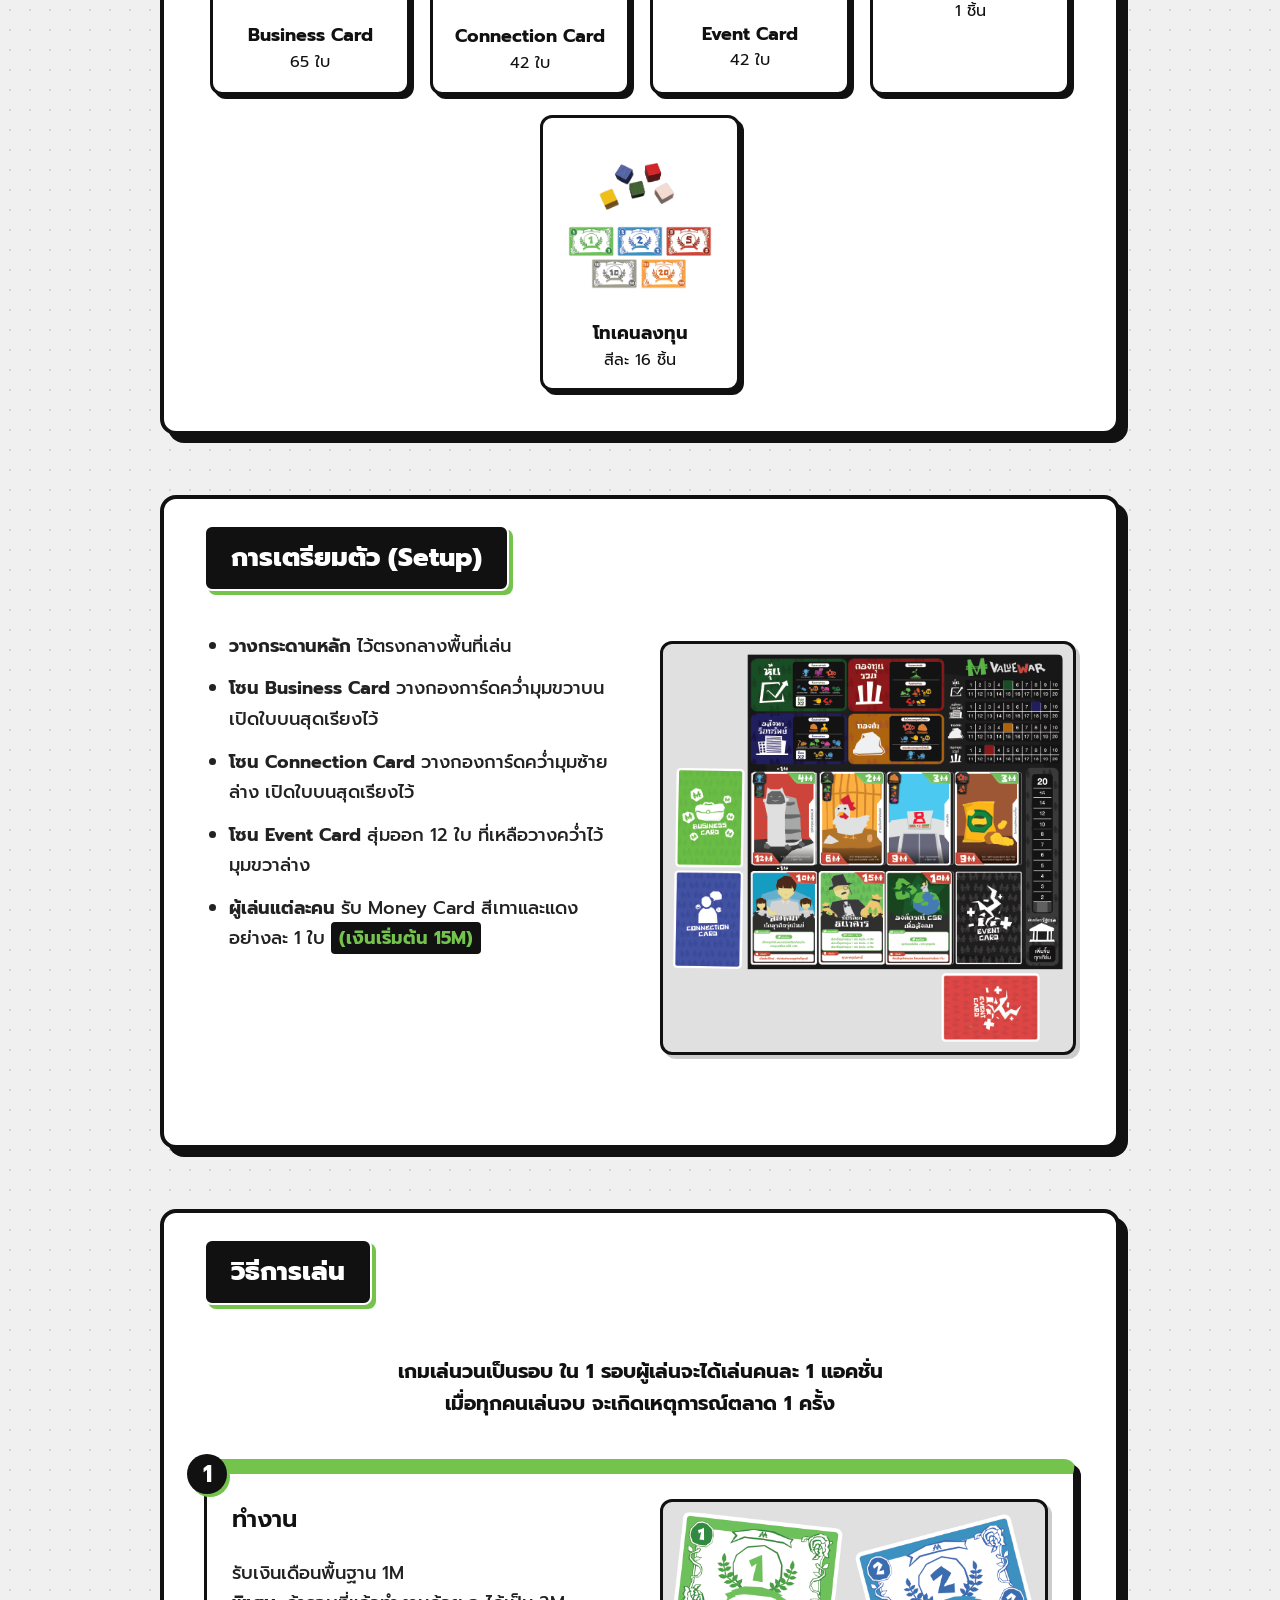
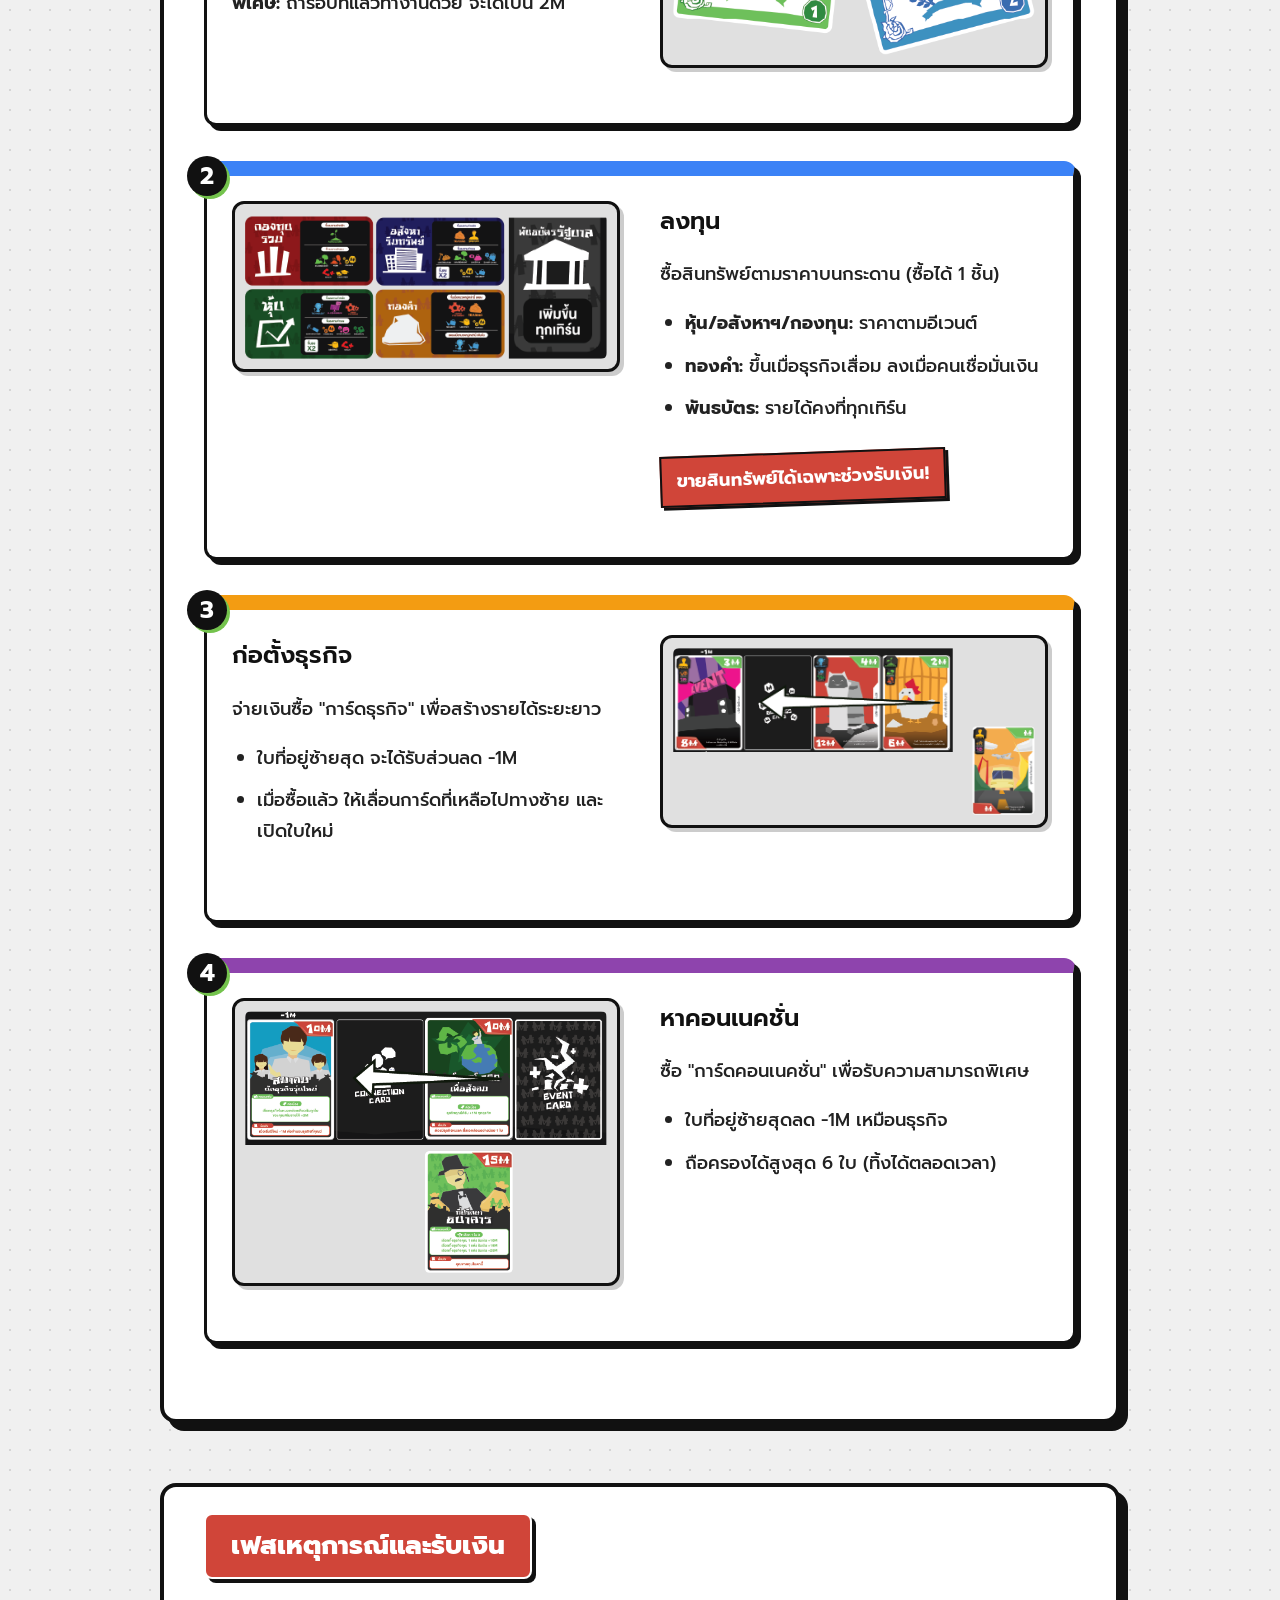
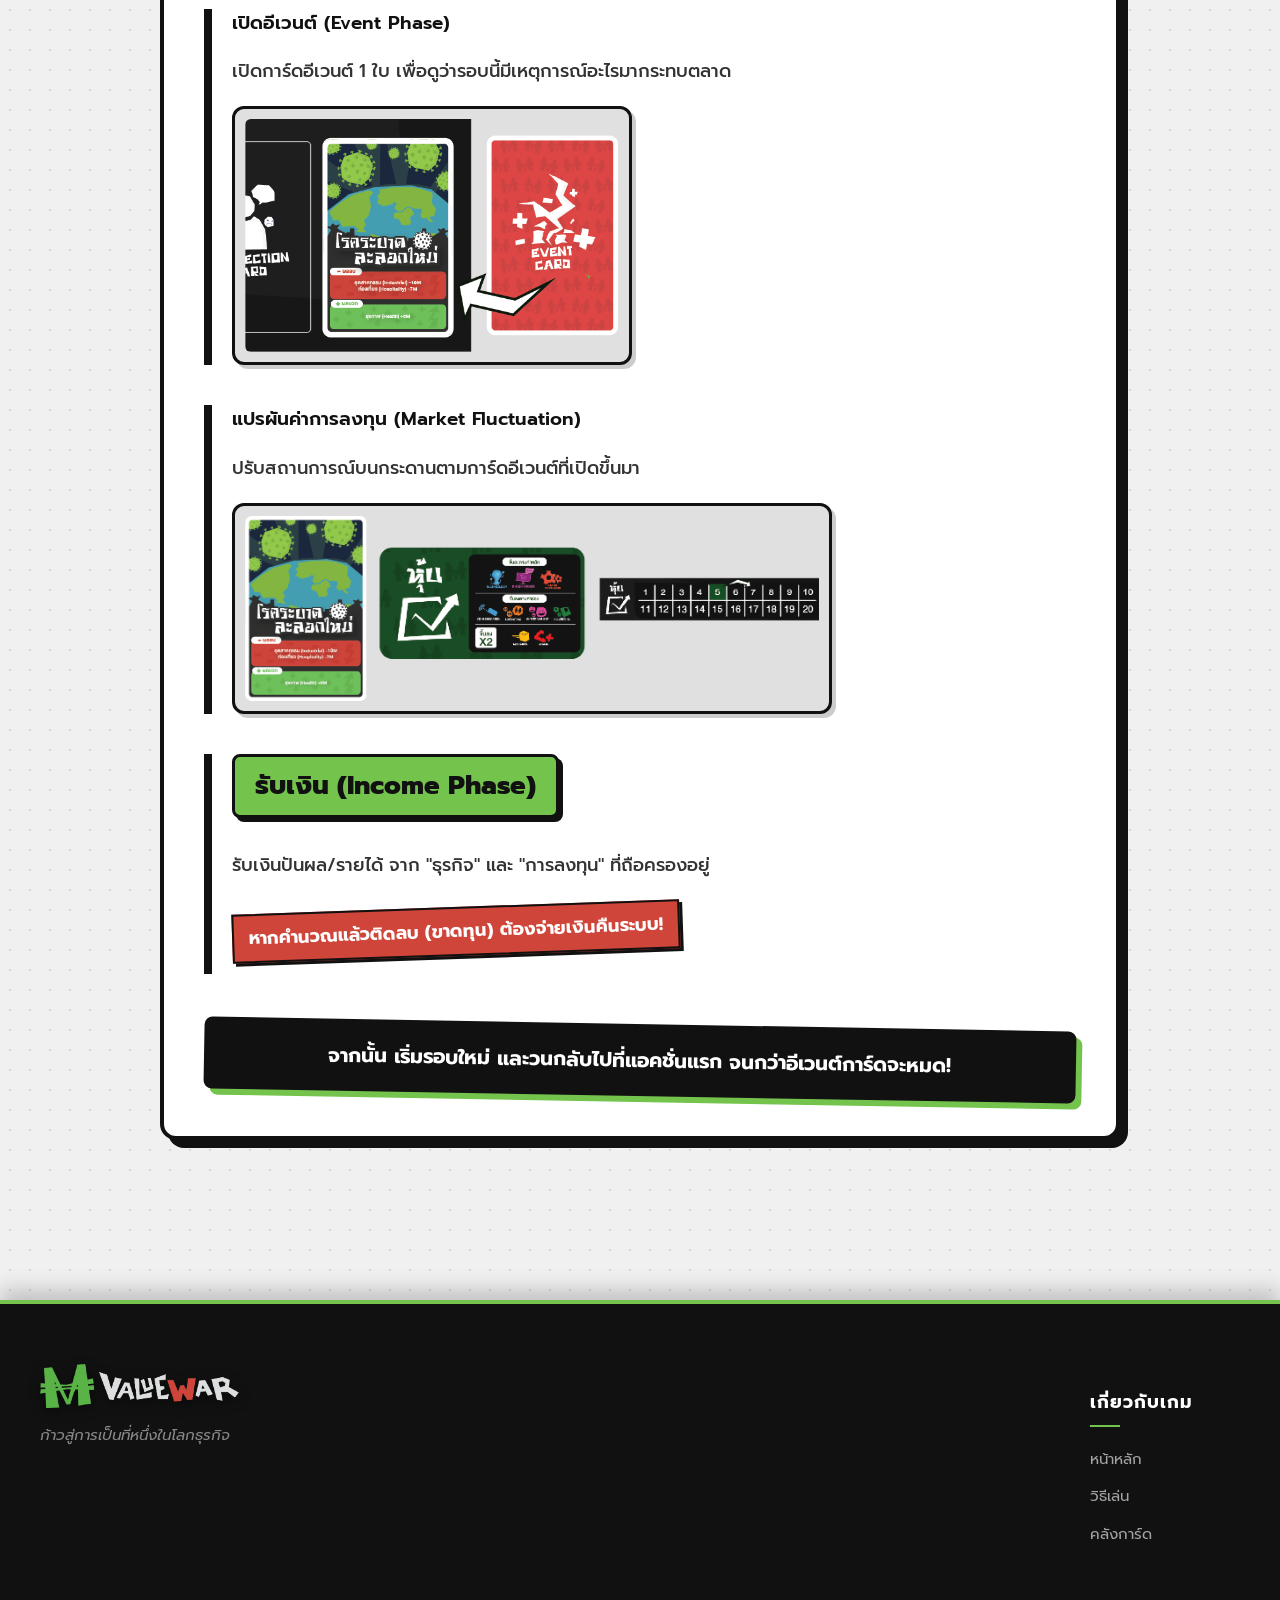
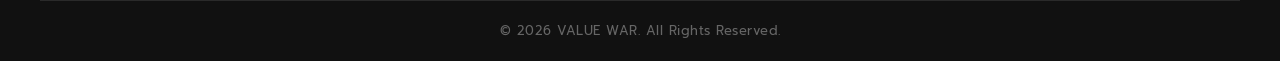
<file: how-to-play.html>
<!DOCTYPE html>
<html lang="th">

<head>
    <meta charset="UTF-8">
    <meta name="viewport" content="width=device-width, initial-scale=1.0">
    <title>วิธีการเล่น - VALUE WAR</title>
    <link rel="stylesheet" href="https://cdnjs.cloudflare.com/ajax/libs/font-awesome/6.5.1/css/all.min.css">
    <link rel="stylesheet" href="style.css">
    <style>
        body {
            background-color: #f0f0f0;
            background-image: radial-gradient(#d5d5d5 1px, transparent 1px);
            background-size: 20px 20px;
            color: #111; 
        }

        .rulebook-container {
            max-width: 1000px;
            margin: 0 auto;
            padding: 40px 20px;
        }

        .hero-banner {
            background: var(--accent-color);
            color: #111;
            text-align: center;
            padding: 50px 20px;
            border: 4px solid #111;
            border-radius: 16px;
            box-shadow: 8px 8px 0px #111;
            margin-bottom: 60px;
            transform: rotate(-1deg);
            transition: transform 0.3s ease;
        }

        .hero-banner:hover {
            transform: rotate(0deg) scale(1.01);
        }

        .hero-banner img {
            max-width: 400px;
            width: 100%;
            margin-bottom: 20px;
            filter: drop-shadow(4px 4px 0px rgba(0,0,0,0.5));
        }

        .hero-banner h1 {
            font-size: 42px;
            font-weight: 900;
            margin: 0;
            text-transform: uppercase;
            letter-spacing: 2px;
            color: #111;
        }

        .hero-banner p {
            font-size: 20px;
            font-weight: 700;
            margin-top: 10px;
            color: #111;
        }

        .game-box {
            background: #ffffff;
            border: 4px solid #111111;
            border-radius: 16px;
            padding: 40px;
            padding-top: 50px; 
            margin-bottom: 60px;
            box-shadow: 8px 8px 0px #111111;
            position: relative;
        }

        .section-header {
            display: inline-block;
            background: #111;
            color: #fff;
            padding: 10px 25px;
            font-size: 26px;
            font-weight: 800;
            border-radius: 8px;
            margin-top: -75px;
            margin-bottom: 30px;
            position: relative;
            box-shadow: 4px 4px 0px var(--accent-color);
            border: 2px solid #fff;
        }

        .sub-header {
            display: inline-block;
            background: var(--accent-color);
            color: #111; 
            padding: 8px 20px;
            font-size: 22px;
            font-weight: 800;
            border-radius: 8px;
            margin-top: 40px;
            margin-bottom: 20px;
            box-shadow: 4px 4px 0px #111;
            border: 3px solid #111;
        }

        .image-frame {
            border: 3px solid #111;
            border-radius: 12px;
            overflow: hidden;
            background: #e0e0e0;
            display: flex;
            align-items: center;
            justify-content: center;
            padding: 10px;
            margin: 20px 0;
            box-shadow: 4px 4px 0px rgba(0,0,0,0.2);
            transition: transform 0.3s ease, box-shadow 0.3s ease;
        }

        .image-frame:hover {
            transform: scale(1.03) rotate(1deg);
            box-shadow: 6px 6px 0px rgba(0,0,0,0.3);
        }

        .image-frame img {
            width: 100%;
            height: auto;
            border-radius: 6px;
            display: block;
        }

        .split-layout {
            display: flex;
            gap: 40px;
            align-items: flex-start;
            margin-bottom: 30px;
        }

        .split-layout.reverse {
            flex-direction: row-reverse;
        }

        .text-content {
            flex: 1;
            font-size: 18px;
            line-height: 1.7;
            color: #222;
            font-weight: 500;
        }

        .text-content ul {
            padding-left: 25px;
            margin-top: 10px;
        }

        .text-content li {
            margin-bottom: 12px;
        }

        .image-content {
            flex: 1;
        }

        .parts-grid {
            display: flex;
            flex-wrap: wrap;
            gap: 20px;
            justify-content: center;
        }

        .part-item {
            background: #fff;
            border: 3px solid #111;
            border-radius: 12px;
            padding: 15px;
            width: 200px;
            text-align: center;
            box-shadow: 4px 4px 0px #111;
            transition: transform 0.2s, box-shadow 0.2s;
        }

        .part-item:hover {
            transform: translate(-5px, -5px);
            box-shadow: 9px 9px 0px #111;
        }

        .part-item strong {
            display: block;
            margin-top: 10px;
            font-size: 18px;
            color: #111;
        }

        .action-card {
            border: 3px solid #111;
            border-radius: 12px;
            padding: 25px;
            margin-bottom: 35px;
            position: relative;
            background: #fff;
            box-shadow: 5px 5px 0px #111;
            transition: transform 0.2s ease, box-shadow 0.2s ease;
        }

        .action-card:hover {
            transform: translate(-4px, -4px);
            box-shadow: 9px 9px 0px #111;
        }

        .action-card.ac-1 { border-top: 15px solid var(--accent-color); }
        .action-card.ac-2 { border-top: 15px solid #3b82f6; }
        .action-card.ac-3 { border-top: 15px solid #f39c12; }
        .action-card.ac-4 { border-top: 15px solid #8e44ad; }

        .action-card h3 {
            font-size: 24px;
            margin-top: 0;
            margin-bottom: 15px;
            color: #111;
        }

        .phase-number {
            display: inline-block;
            background: #111;
            color: #fff;
            width: 40px;
            height: 40px;
            line-height: 40px;
            text-align: center;
            border-radius: 50%;
            font-size: 24px;
            font-weight: bold;
            position: absolute;
            top: -20px;
            left: -20px;
            box-shadow: 3px 3px 0px var(--accent-color);
        }

        .warning-tag {
            background: #D04539; 
            color: #fff; 
            font-weight: bold;
            padding: 8px 15px;
            display: inline-block;
            border: 2px solid #111;
            transform: rotate(-2deg);
            box-shadow: 3px 3px 0px #111;
            transition: transform 0.2s;
            margin-top: 10px;
        }

        .warning-tag:hover {
            transform: rotate(1deg) scale(1.05);
        }

        .income-header {
            background: var(--accent-color); 
            color: #111; 
            display: inline-block;
            padding: 8px 20px;
            font-size: 26px;
            font-weight: 800;
            border: 3px solid #111;
            border-radius: 8px;
            box-shadow: 4px 4px 0px #111;
            margin-bottom: 15px;
        }

        @media (max-width: 768px) {
            .split-layout, .split-layout.reverse {
                flex-direction: column;
                gap: 20px;
            }
            .game-box {
                padding: 40px 20px 20px 20px;
            }
            .section-header {
                font-size: 22px;
                margin-top: -60px;
            }
        }
    </style>
</head>

<body>

    <nav class="navbar">
        <a href="index.html" class="logo">
            <img src="4x/Asset 4@4x.png" alt="VALUE WAR Logo">
        </a>
        <ul class="nav-links">
            <li><a href="index.html"><i class="fa-solid fa-house"></i> หน้าหลัก</a></li>
            <li><a href="collection.html"><i class="fa-solid fa-layer-group"></i> คลังการ์ด</a></li>
            <li><a href="how-to-play.html" class="active"><i class="fa-solid fa-book-open"></i> วิธีเล่น</a></li>
        </ul>
    </nav>

    <div class="rulebook-container">

        <div class="hero-banner">
            <img src="4x/Rule1.jpg" alt="VALUE WAR RULEBOOK">
            <h1>คู่มือการเล่น</h1>
            <p>ยินดีต้อนรับสู่สมรภูมิแห่งความมั่งคั่ง!</p>
        </div>

        <div class="game-box">
            <h2 class="section-header">เป้าหมายของเกม</h2>
            <div class="text-content" style="text-align: center; font-size: 22px; font-weight: 600;">
                <p>ซื้อสินทรัพย์ที่สร้าง Passive Income ขยายกิจการ และ รับมือกับความผันผวนของตลาด</p>
                <p style="color: #D04539; font-size: 26px; text-shadow: 1px 1px 0px rgba(0,0,0,0.1); margin-top: 15px;">ผู้เล่นที่มี "มูลค่าทรัพย์สินรวมสุทธิ" สูงที่สุด จะเป็นผู้ชนะ!</p>
            </div>

            <div style="text-align: center;">
                <h2 class="sub-header">อุปกรณ์ในกล่อง</h2>
            </div>
            
            <div class="parts-grid">
                <div class="part-item">
                    <div class="image-frame" style="border:none; box-shadow:none; background:transparent;"><img src="4x/Asset 27@4x.png" alt="Business Card"></div>
                    <strong>Business Card</strong>
                    <span>65 ใบ</span>
                </div>
                <div class="part-item">
                    <div class="image-frame" style="border:none; box-shadow:none; background:transparent;"><img src="4x/Asset 28@4x.png" alt="Connection Card"></div>
                    <strong>Connection Card</strong>
                    <span>42 ใบ</span>
                </div>
                <div class="part-item">
                    <div class="image-frame" style="border:none; box-shadow:none; background:transparent;"><img src="4x/Asset 29@4x.png" alt="Event Card"></div>
                    <strong>Event Card</strong>
                    <span>42 ใบ</span>
                </div>
                <div class="part-item">
                    <div class="image-frame" style="border:none; box-shadow:none; background:transparent;"><img src="4x/Asset 30@4x.png" alt="Board"></div>
                    <strong>Board</strong>
                    <span>1 ชิ้น</span>
                </div>
                <div class="part-item">
                    <div class="image-frame" style="border:none; box-shadow:none; background:transparent;"><img src="4x/Asset 41@4x.png" alt="Tokens"></div>
                    <strong>โทเคนลงทุน</strong>
                    <span>สีละ 16 ชิ้น</span>
                </div>
            </div>
        </div>

        <div class="game-box">
            <h2 class="section-header">การเตรียมตัว (Setup)</h2>
            
            <div class="split-layout">
                <div class="text-content">
                    <ul>
                        <li><strong>วางกระดานหลัก</strong> ไว้ตรงกลางพื้นที่เล่น</li>
                        <li><strong>โซน Business Card</strong> วางกองการ์ดคว่ำมุมขวาบน เปิดใบบนสุดเรียงไว้</li>
                        <li><strong>โซน Connection Card</strong> วางกองการ์ดคว่ำมุมซ้ายล่าง เปิดใบบนสุดเรียงไว้</li>
                        <li><strong>โซน Event Card</strong> สุ่มออก 12 ใบ ที่เหลือวางคว่ำไว้มุมขวาล่าง</li>
                        <li><strong>ผู้เล่นแต่ละคน</strong> รับ Money Card สีเทาและแดง อย่างละ 1 ใบ <strong style="color: var(--accent-color); background: #111; padding: 2px 8px; border-radius: 4px;">(เงินเริ่มต้น 15M)</strong></li>
                    </ul>
                </div>
                <div class="image-content">
                    <div class="image-frame">
                        <img src="4x/Asset 33@4x.png" alt="Setup Board">
                    </div>
                </div>
            </div>
        </div>

        <div class="game-box">
            <h2 class="section-header">วิธีการเล่น</h2>
            <p style="font-size: 20px; font-weight: bold; text-align: center; margin-bottom: 40px; color: #111;">
                เกมเล่นวนเป็นรอบ ใน 1 รอบผู้เล่นจะได้เล่นคนละ 1 แอคชั่น<br>เมื่อทุกคนเล่นจบ จะเกิดเหตุการณ์ตลาด 1 ครั้ง
            </p>

            <div class="action-card ac-1">
                <div class="phase-number">1</div>
                <div class="split-layout">
                    <div class="text-content">
                        <h3>ทำงาน</h3>
                        <p>รับเงินเดือนพื้นฐาน 1M<br><strong>พิเศษ:</strong> ถ้ารอบที่แล้วทำงานด้วย จะได้เป็น 2M</p>
                    </div>
                    <div class="image-content">
                        <div class="image-frame" style="margin:0;"><img src="4x/Asset 34@4x.png" alt="Work"></div>
                    </div>
                </div>
            </div>

            <div class="action-card ac-2">
                <div class="phase-number">2</div>
                <div class="split-layout reverse">
                    <div class="text-content">
                        <h3>ลงทุน</h3>
                        <p>ซื้อสินทรัพย์ตามราคาบนกระดาน (ซื้อได้ 1 ชิ้น)</p>
                        <ul>
                            <li><strong>หุ้น/อสังหาฯ/กองทุน:</strong> ราคาตามอีเวนต์</li>
                            <li><strong>ทองคำ:</strong> ขึ้นเมื่อธุรกิจเสื่อม ลงเมื่อคนเชื่อมั่นเงิน</li>
                            <li><strong>พันธบัตร:</strong> รายได้คงที่ทุกเทิร์น</li>
                        </ul>
                        <div style="margin-top: 15px;">
                            <span class="warning-tag">ขายสินทรัพย์ได้เฉพาะช่วงรับเงิน!</span>
                        </div>
                    </div>
                    <div class="image-content">
                        <div class="image-frame" style="margin:0;"><img src="4x/Asset 35@4x.png" alt="Invest"></div>
                    </div>
                </div>
            </div>

            <div class="action-card ac-3">
                <div class="phase-number">3</div>
                <div class="split-layout">
                    <div class="text-content">
                        <h3>ก่อตั้งธุรกิจ</h3>
                        <p>จ่ายเงินซื้อ "การ์ดธุรกิจ" เพื่อสร้างรายได้ระยะยาว</p>
                        <ul>
                            <li>ใบที่อยู่ซ้ายสุด จะได้รับส่วนลด -1M</li>
                            <li>เมื่อซื้อแล้ว ให้เลื่อนการ์ดที่เหลือไปทางซ้าย และเปิดใบใหม่</li>
                        </ul>
                    </div>
                    <div class="image-content">
                        <div class="image-frame" style="margin:0;"><img src="4x/Asset 36@4x.png" alt="Business"></div>
                    </div>
                </div>
            </div>

            <div class="action-card ac-4">
                <div class="phase-number">4</div>
                <div class="split-layout reverse">
                    <div class="text-content">
                        <h3>หาคอนเนคชั่น</h3>
                        <p>ซื้อ "การ์ดคอนเนคชั่น" เพื่อรับความสามารถพิเศษ</p>
                        <ul>
                            <li>ใบที่อยู่ซ้ายสุดลด -1M เหมือนธุรกิจ</li>
                            <li>ถือครองได้สูงสุด 6 ใบ (ทิ้งได้ตลอดเวลา)</li>
                        </ul>
                    </div>
                    <div class="image-content">
                        <div class="image-frame" style="margin:0;"><img src="4x/Asset 37@4x.png" alt="Connection"></div>
                    </div>
                </div>
            </div>
        </div>

        <div class="game-box">
            <h2 class="section-header" style="background: #D04539; box-shadow: 4px 4px 0px #111;">เฟสเหตุการณ์และรับเงิน</h2>
            
            <div style="border-left: 8px solid #111; padding-left: 20px; margin-bottom: 40px;">
                <h3 style="color: #111;">เปิดอีเวนต์ (Event Phase)</h3>
                <p style="color: #333; font-size: 18px; font-weight: 500;">เปิดการ์ดอีเวนต์ 1 ใบ เพื่อดูว่ารอบนี้มีเหตุการณ์อะไรมากระทบตลาด</p>
                <div class="image-frame" style="max-width: 400px;"><img src="4x/Asset 38@4x.png" alt="Event Card"></div>
            </div>

            <div style="border-left: 8px solid #111; padding-left: 20px; margin-bottom: 40px;">
                <h3 style="color: #111;">แปรผันค่าการลงทุน (Market Fluctuation)</h3>
                <p style="color: #333; font-size: 18px; font-weight: 500;">ปรับสถานการณ์บนกระดานตามการ์ดอีเวนต์ที่เปิดขึ้นมา</p>
                <div class="image-frame" style="max-width: 600px;"><img src="4x/Asset 39@4x.png" alt="Market Fluctuation"></div>
            </div>

            <div style="border-left: 8px solid #111; padding-left: 20px;">
                <h3 class="income-header">รับเงิน (Income Phase)</h3>
                <p style="color: #333; font-size: 18px; font-weight: 500;">รับเงินปันผล/รายได้ จาก "ธุรกิจ" และ "การลงทุน" ที่ถือครองอยู่</p>
                <p class="warning-tag" style="font-size: 18px; margin-top: 10px;">หากคำนวณแล้วติดลบ (ขาดทุน) ต้องจ่ายเงินคืนระบบ!</p>
            </div>

            <div style="background: #111; color: #fff; padding: 20px; text-align: center; font-size: 20px; font-weight: bold; border-radius: 8px; margin-top: 50px; transform: rotate(1deg); transition: transform 0.2s; box-shadow: 6px 6px 0px var(--accent-color);" onmouseover="this.style.transform='rotate(0deg) scale(1.02)'" onmouseout="this.style.transform='rotate(1deg)'">
                จากนั้น เริ่มรอบใหม่ และวนกลับไปที่แอคชั่นแรก จนกว่าอีเวนต์การ์ดจะหมด!
            </div>
        </div>

    </div>

    <footer class="vw-footer">
        <div class="footer-top">
            <div class="footer-logo-social">
                <img src="4x/Asset 4@4x.png" alt="VALUE WAR Logo" class="footer-logo">
                <p class="footer-tagline">ก้าวสู่การเป็นที่หนึ่งในโลกธุรกิจ</p>
            </div>
            <div class="footer-links">
                <div class="footer-column">
                    <h4>เกี่ยวกับเกม</h4>
                    <ul>
                        <li><a href="index.html">หน้าหลัก</a></li>
                        <li><a href="how-to-play.html">วิธีเล่น</a></li>
                        <li><a href="collection.html">คลังการ์ด</a></li>
                    </ul>
                </div>
            </div>
        </div>
        <div class="footer-bottom">
            <p>&copy; 2026 VALUE WAR. All Rights Reserved.</p>
        </div>
    </footer>

</body>
</html>
</file>
<file: style.css>
/* ==================================================
   1. VARIABLES & FONTS (ตั้งค่าสีและฟอนต์หลัก)
================================================== */
@import url('https://fonts.googleapis.com/css2?family=Prompt:wght@300;400;600;700&display=swap');

:root {
    /* --- Dark Theme (หน้า Collection) --- */
    --bg-main: #161616;
    --bg-secondary: #1f1f1f;
    --bg-card: #252525;
    --bg-input: #2e2e2e;

    /* สีเขียวตามภาพที่ให้มา */
    --accent-color: #74C34D;
    --accent-hover: #5ba139;

    /* ตัวหนังสือโทนขาว-เขียวอ่อน */
    --text-main: #f0fdf4;
    --text-muted: #a3e6b4;

    --border-color: #383838;
    --income-color: #74C34D;
    --cost-color: #D04539;

    --hero-bg: radial-gradient(circle at center, #213317 0%, #161616 100%);
    --shadow-light: rgba(0, 0, 0, 0.3);
    --shadow-dark: rgba(0, 0, 0, 0.5);
    --shadow-heavy: rgba(0, 0, 0, 0.8);
    --modal-overlay: rgba(22, 22, 22, 0.95);
    --caption-em-bg: #1a2e1d;
    --list-hover-bg: #1e2b20;
    --step-li-bg: rgba(116, 195, 77, 0.1);
}

body.light-theme {
    /* --- Light Theme (หน้า Index) --- */
    --bg-main: #EBEBEB;
    --bg-secondary: #ffffff;
    --bg-card: #ffffff;
    --bg-input: #f2f7f4;

    /* สีเขียวตามภาพที่ให้มา (ใช้กับปุ่มและไฮไลต์) */
    --accent-color: #74C34D;
    --accent-hover: #5ba139;

    /* ตัวหนังสือดึงจากโทนสีเขียวของคุณ แต่ทำให้เข้มจัดเพื่อให้อ่านออกชัดเจน */
    --text-main: #1A3011;
    --text-muted: #487A2F;

    --border-color: #d5e0d8;
    --income-color: #74C34D;
    --cost-color: #D04539;

    --hero-bg: radial-gradient(circle at center, #ffffff 0%, #e6efe8 100%);
    --shadow-light: rgba(116, 195, 77, 0.15);
    --shadow-dark: rgba(116, 195, 77, 0.25);
    --shadow-heavy: rgba(0, 0, 0, 0.15);
    --modal-overlay: rgba(235, 235, 235, 0.9);
    --caption-em-bg: #e4f0e7;
    --list-hover-bg: #eff6f1;
    --step-li-bg: rgba(116, 195, 77, 0.08);
}

* {
    box-sizing: border-box;
}

body {
    font-family: 'Prompt', sans-serif;
    background-color: var(--bg-main);
    color: var(--text-main);
    margin: 0;
    padding: 0;
    line-height: 1.6;
    transition: background-color 0.3s ease, color 0.3s ease;
}

/* ==================================================
   2. LAYOUT & TYPOGRAPHY (โครงสร้างและตัวหนังสือ)
================================================== */
.container {
    max-width: 1300px;
    margin: 0 auto;
    padding: 30px 20px;
}

h1,
h2,
h3 {
    margin-top: 0;
    font-weight: 600;
}

h1 {
    text-align: center;
    color: var(--accent-color);
    letter-spacing: 0.5px;
    text-shadow: 0 2px 4px var(--shadow-light);
}

.highlight {
    color: var(--accent-color);
}

/* ==================================================
   3. HOME PAGE (หน้าหลัก)
================================================== */
.navbar {
    background: var(--bg-secondary);
    padding: 20px;
    text-align: center;
    border-bottom: 2px solid var(--border-color);
    box-shadow: 0 4px 15px var(--shadow-light);
}

.navbar .logo {
    font-size: 28px;
    font-weight: 700;
    color: var(--accent-color);
    letter-spacing: 3px;
}

.hero-section {
    text-align: center;
    padding: 100px 20px;
    background: var(--hero-bg);
    position: relative;
}

.hero-content h1 {
    font-size: clamp(36px, 5vw, 54px);
    margin-bottom: 15px;
}

.hero-content p {
    font-size: 18px;
    color: var(--text-muted);
    max-width: 650px;
    margin: 0 auto 40px auto;
}

.btn-primary {
    display: inline-block;
    background: var(--accent-color);
    color: #000;
    padding: 15px 35px;
    font-size: 18px;
    font-weight: 700;
    text-decoration: none;
    border-radius: 50px;
    box-shadow: 0 6px 15px rgba(243, 156, 18, 0.3);
    transition: all 0.3s ease;
}

.btn-primary:hover {
    background: var(--accent-hover);
    transform: translateY(-3px) scale(1.05);
    box-shadow: 0 8px 20px rgba(243, 156, 18, 0.5);
}

.features {
    display: flex;
    justify-content: center;
    gap: 30px;
    padding: 60px 20px;
    flex-wrap: wrap;
}

.feature-box {
    background: var(--bg-card);
    padding: 30px 20px;
    border-radius: 15px;
    width: 320px;
    text-align: center;
    border: 1px solid var(--border-color);
    box-shadow: 0 8px 20px var(--shadow-dark);
    transition: transform 0.3s ease, border-color 0.3s ease;
}

.feature-box:hover {
    transform: translateY(-5px);
    border-color: var(--accent-color);
}

.feature-box h3 {
    color: var(--accent-color);
    font-size: 22px;
    margin-bottom: 15px;
}

.feature-box p {
    color: var(--text-muted);
    font-size: 16px;
    margin: 0;
}

/* ==================================================
   3. NAVBAR & HEADER (แถบเมนูด้านบน)
================================================== */
.navbar {
    display: flex;
    justify-content: space-between;
    align-items: center;
    background: var(--bg-secondary);
    padding: 15px 40px;
    border-bottom: 1px solid var(--border-color);
    box-shadow: 0 4px 15px var(--shadow-light);
    position: sticky;
    /* ให้แถบเมนูติดขอบจอบนเสมอ */
    top: 0;
    z-index: 1000;
}

.navbar .logo img {
    height: 50px;
    /* 👈 ปรับความสูงโลโก้ตรงนี้ได้เลย (แนะนำ 40px - 60px) */
    width: auto;
    display: block;
    transition: transform 0.2s ease;
}

.navbar .logo img:hover {
    transform: scale(1.05);
    /* ชี้แล้วโลโก้ขยายขึ้นนิดนึงเพิ่มลูกเล่น */
}

.nav-links {
    list-style: none;
    display: flex;
    gap: 30px;
    margin: 0;
    padding: 0;
}

.nav-links li a {
    text-decoration: none;
    color: var(--text-main);
    font-size: 16px;
    font-weight: 600;
    transition: color 0.2s ease, transform 0.2s ease;
    display: flex;
    align-items: center;
    gap: 8px;
}

.nav-links li a:hover {
    color: var(--accent-color);
    transform: translateY(-2px);
}

/* ซ่อนปุ่ม "กลับหน้าหลัก" แบบเก่าเพราะเรามี Navbar แล้ว */
.btn-back {
    display: none !important;
}

/* Responsive สำหรับมือถือ */
@media (max-width: 768px) {
    .navbar {
        flex-direction: column;
        gap: 15px;
        padding: 15px 20px;
    }

    .nav-links {
        gap: 20px;
        flex-wrap: wrap;
        justify-content: center;
    }
}

/* ==================================================
   4. COLLECTION PAGE (หน้าคลังการ์ด)
================================================== */
.btn-back {
    display: inline-flex;
    align-items: center;
    color: var(--accent-color);
    text-decoration: none;
    margin-bottom: 20px;
    font-weight: 600;
    font-size: 16px;
    transition: color 0.2s ease;
}

.btn-back:hover {
    color: var(--accent-hover);
    text-decoration: underline;
}

.filter-controls {
    display: flex;
    gap: 15px;
    margin-bottom: 40px;
    flex-wrap: wrap;
    background: var(--bg-card);
    padding: 20px;
    border-radius: 12px;
    border: 1px solid var(--border-color);
    box-shadow: 0 6px 15px var(--shadow-light);
}

.filter-controls input,
.filter-controls select {
    padding: 12px 15px;
    font-size: 15px;
    font-family: inherit;
    border-radius: 8px;
    border: 1px solid var(--border-color);
    flex: 1;
    min-width: 200px;
    background: var(--bg-input);
    color: var(--text-main);
    transition: all 0.3s ease;
    outline: none;
}

.filter-controls input:focus,
.filter-controls select:focus {
    border-color: var(--accent-color);
    box-shadow: 0 0 8px rgba(243, 156, 18, 0.4);
}

.filter-controls input::placeholder {
    color: var(--text-muted);
}

.size-controls {
    display: flex;
    gap: 10px;
    align-items: center;
    flex: 1;
    min-width: 200px;
    justify-content: flex-end;
}

.size-controls button {
    padding: 12px 20px;
    background: var(--bg-input);
    color: var(--text-muted);
    border: 1px solid var(--border-color);
    border-radius: 8px;
    cursor: pointer;
    font-family: inherit;
    font-size: 14px;
    transition: all 0.3s ease;
    flex: 1;
}

.size-controls button:hover {
    background: var(--bg-main);
    color: var(--text-main);
}

.size-controls button.active {
    background: var(--accent-color);
    color: #000;
    border-color: var(--accent-color);
    font-weight: 700;
    box-shadow: 0 0 10px rgba(243, 156, 18, 0.3);
}

/* ==================================================
   5. CARD GRID SYSTEM (ระบบกริดแสดงการ์ด)
================================================== */
.card-grid {
    display: grid;
    grid-template-columns: repeat(4, 1fr);
    gap: 30px;
    justify-items: center;
    transition: all 0.4s ease;
}

.card-grid.small-grid {
    grid-template-columns: repeat(6, 1fr);
    gap: 15px;
}

.card-image-wrapper {
    position: relative;
    cursor: pointer;
    border-radius: 12px;
    width: 100%;
    display: flex;
    justify-content: center;
    opacity: 0;
    animation: fadeInSlideUp 0.4s ease forwards;
    transition: transform 0.3s cubic-bezier(0.25, 0.8, 0.25, 1);
}

@keyframes fadeInSlideUp {
    from {
        opacity: 0;
        transform: translateY(15px);
    }

    to {
        opacity: 1;
        transform: translateY(0);
    }
}

.card-image-wrapper img {
    width: 100%;
    max-width: 300px;
    height: auto;
    border-radius: 12px;
    box-shadow: 0 6px 15px var(--shadow-dark);
    display: block;
    border: 1px solid var(--border-color);
    transition: box-shadow 0.1s ease, transform 0.1s ease, border-color 0.3s ease;
    will-change: transform, box-shadow;
}

.card-grid.small-grid .card-image-wrapper img {
    max-width: 200px;
}

.card-image-wrapper:hover {
    transform: none;
    z-index: 10;
}

/* ==================================================
   6. POP-UP MODAL (หน้าต่างซูมรูป)
================================================== */
.modal {
    display: none;
    position: fixed;
    z-index: 9999;
    padding-top: 40px;
    left: 0;
    top: 0;
    width: 100%;
    height: 100%;
    background-color: var(--modal-overlay);
    backdrop-filter: blur(8px);
    overflow-y: auto;
}

.modal-content {
    margin: 0 auto;
    display: block;
    max-width: 90%;
    max-height: 70vh;
    border-radius: 15px;
    box-shadow: 0 0 40px var(--shadow-heavy);
    border: 2px solid var(--border-color);
    animation: luxuriousZoomIn 0.5s cubic-bezier(0.165, 0.84, 0.44, 1);
}

@keyframes luxuriousZoomIn {
    from {
        transform: scale(0.85);
        opacity: 0;
    }

    to {
        transform: scale(1);
        opacity: 1;
    }
}

#caption {
    margin: 20px auto;
    display: block;
    width: 90%;
    max-width: 600px;
    text-align: center;
    color: var(--text-main);
    padding: 20px;
    background: var(--bg-card);
    border-radius: 12px;
    border: 1px solid var(--border-color);
    animation: slideUp 0.4s ease;
}

@keyframes slideUp {
    from {
        transform: translateY(20px);
        opacity: 0;
    }

    to {
        transform: translateY(0);
        opacity: 1;
    }
}

#caption strong {
    font-size: 24px;
    color: var(--accent-color);
    display: block;
    margin-bottom: 10px;
}

#caption em {
    display: inline-block;
    background: var(--caption-em-bg);
    padding: 5px 15px;
    border-radius: 20px;
    font-size: 13px;
    color: var(--text-muted);
    margin: 10px 0;
    font-style: normal;
    border: 1px solid var(--border-color);
}

#caption small {
    display: block;
    font-size: 16px;
    margin-top: 5px;
    font-weight: 600;
}

.close-btn {
    position: absolute;
    top: 20px;
    right: 40px;
    color: var(--text-main);
    font-size: 28px;
    cursor: pointer;
    transition: color 0.2s, transform 0.2s;
    background: var(--bg-card);
    width: 50px;
    height: 50px;
    border-radius: 50%;
    display: flex;
    align-items: center;
    justify-content: center;
    border: 1px solid var(--border-color);
}

.close-btn:hover {
    color: var(--accent-color);
    transform: scale(1.1);
}

.nav-btn {
    position: absolute;
    top: 50%;
    transform: translateY(-50%);
    background: var(--shadow-dark);
    color: white;
    border: none;
    width: 60px;
    height: 60px;
    border-radius: 50%;
    font-size: 24px;
    cursor: pointer;
    transition: all 0.3s ease;
    z-index: 10000;
    display: flex;
    align-items: center;
    justify-content: center;
}

.nav-btn:hover {
    background: rgba(243, 156, 18, 0.8);
    color: #000;
    transform: translateY(-50%) scale(1.1);
}

.prev-btn {
    left: 30px;
}

.next-btn {
    right: 30px;
}

.flip-next {
    animation: luxuriousFlipNext 0.6s cubic-bezier(0.165, 0.84, 0.44, 1) !important;
}

@keyframes luxuriousFlipNext {
    0% {
        transform: scale(0.9) rotateY(0deg);
        opacity: 0;
    }

    30% {
        transform: scale(1) rotateY(15deg);
        opacity: 1;
    }

    100% {
        transform: scale(1) rotateY(0deg);
        opacity: 1;
    }
}

.flip-prev {
    animation: luxuriousFlipPrev 0.6s cubic-bezier(0.165, 0.84, 0.44, 1) !important;
}

@keyframes luxuriousFlipPrev {
    0% {
        transform: scale(0.9) rotateY(0deg);
        opacity: 0;
    }

    30% {
        transform: scale(1) rotateY(-15deg);
        opacity: 1;
    }

    100% {
        transform: scale(1) rotateY(0deg);
        opacity: 1;
    }
}

/* ==================================================
   7. HOW TO PLAY PAGE (หน้าวิธีเล่น)
================================================== */
.btn-secondary {
    display: inline-block;
    background: transparent;
    color: var(--accent-color);
    padding: 13px 33px;
    font-size: 18px;
    font-weight: 700;
    text-decoration: none;
    border-radius: 50px;
    border: 2px solid var(--accent-color);
    transition: all 0.3s ease;
    margin-left: 15px;
}

.btn-secondary:hover {
    background: rgba(243, 156, 18, 0.1);
    transform: translateY(-3px) scale(1.05);
    box-shadow: 0 8px 20px rgba(243, 156, 18, 0.2);
}

.rules-section {
    background: var(--bg-card);
    padding: 30px;
    border-radius: 15px;
    border: 1px solid var(--border-color);
    margin-bottom: 30px;
    box-shadow: 0 8px 20px var(--shadow-dark);
    animation: fadeInSlideUp 0.5s ease forwards;
}

.rules-section h2 {
    color: var(--accent-color);
    border-bottom: 2px solid var(--border-color);
    padding-bottom: 15px;
    margin-bottom: 25px;
}

.goal-section p {
    font-size: 18px;
    color: var(--text-muted);
    line-height: 1.8;
}

.goal-section strong {
    color: var(--text-main);
    font-size: 110%;
}

.step-container {
    display: flex;
    flex-direction: column;
    gap: 20px;
}

.step-box {
    display: flex;
    align-items: flex-start;
    background: var(--bg-input);
    padding: 25px;
    border-radius: 12px;
    border-left: 5px solid var(--accent-color);
    transition: transform 0.2s ease, box-shadow 0.2s ease;
}

.step-box:hover {
    transform: translateX(10px);
    box-shadow: 0 5px 15px var(--shadow-light);
}

.step-number {
    font-size: 36px;
    font-weight: 900;
    color: var(--accent-color);
    margin-right: 25px;
    min-width: 40px;
    text-align: center;
    line-height: 1;
    text-shadow: 0 2px 5px var(--shadow-light);
}

.step-content h3 {
    margin: 0 0 10px 0;
    color: var(--text-main);
    font-size: 22px;
}

.step-content p {
    margin: 0;
    color: var(--text-muted);
    font-size: 16px;
}

.step-content ul {
    padding-left: 0;
    margin-top: 15px;
    list-style: none;
}

.step-content li {
    margin-bottom: 10px;
    color: var(--text-muted);
    background: var(--step-li-bg);
    padding: 10px 15px;
    border-radius: 8px;
    border: 1px solid var(--border-color);
}

.step-content li i {
    color: var(--accent-color);
    margin-right: 10px;
    width: 20px;
    text-align: center;
}

/* ==================================================
   8. VIEW MODES (Grid, Hybrid, List)
================================================== */
.view-controls {
    display: flex;
    gap: 8px;
    align-items: center;
    justify-content: flex-end;
    flex: 1;
}

.view-controls button {
    width: 45px;
    height: 45px;
    background: var(--bg-input);
    color: var(--text-muted);
    border: 1px solid var(--border-color);
    border-radius: 8px;
    cursor: pointer;
    transition: 0.3s;
    font-size: 18px;
}

.view-controls button.active {
    background: var(--accent-color);
    color: #000;
    border-color: var(--accent-color);
}

.card-grid.hybrid-view {
    grid-template-columns: repeat(2, 1fr);
    gap: 20px;
}

.hybrid-card {
    display: flex;
    background: var(--bg-card);
    border-radius: 12px;
    border: 1px solid var(--border-color);
    overflow: hidden;
    width: 100%;
    transition: 0.3s;
}

.hybrid-card:hover {
    border-color: var(--accent-color);
    transform: translateX(5px);
}

.hybrid-card img {
    width: 120px;
    height: auto;
    object-fit: cover;
}

.hybrid-info {
    padding: 15px;
    flex: 1;
}

.card-grid.list-view {
    display: flex;
    flex-direction: column;
    gap: 10px;
}

.list-item {
    display: grid;
    grid-template-columns: 60px 1.5fr 1fr 1fr 1fr 2fr;
    align-items: center;
    background: var(--bg-card);
    padding: 10px 20px;
    border-radius: 8px;
    border: 1px solid var(--border-color);
    gap: 15px;
    transition: 0.2s;
}

.list-item:hover {
    background: var(--list-hover-bg);
    border-color: var(--accent-color);
}

.list-item img {
    width: 40px;
    border-radius: 4px;
}

.list-item .cost-tag {
    color: #e74c3c;
    font-weight: bold;
}

.list-item .income-tag {
    color: #2ecc71;
    font-weight: bold;
}

.view-controls .divider {
    width: 1px;
    height: 25px;
    background: var(--border-color);
    margin: 0 5px;
}

.sub-controls {
    display: flex;
    gap: 5px;
}

.sub-controls button {
    width: 35px !important;
    height: 35px !important;
    font-size: 14px !important;
}

.view-controls:not(.is-grid) #gridSubControls {
    display: none;
}

.card-grid.grid-view.columns-6 {
    grid-template-columns: repeat(auto-fill, minmax(160px, 1fr));
    gap: 15px;
}

.card-grid.grid-view.columns-6 .card-image-wrapper img {
    max-width: 180px;
}

/* ==================================================
   9. RESPONSIVE DESIGN
================================================== */
@media (max-width: 992px) {

    .card-grid,
    .card-grid.small-grid {
        grid-template-columns: repeat(auto-fill, minmax(140px, 1fr));
        gap: 15px;
    }

    .filter-controls {
        flex-direction: column;
    }

    .size-controls {
        justify-content: space-between;
    }

    .card-grid.hybrid-view {
        grid-template-columns: 1fr;
    }

    .list-item {
        grid-template-columns: 50px 1fr 1fr;
    }

    .list-item .hide-mobile {
        display: none;
    }
}

@media (max-width: 768px) {
    .nav-btn {
        width: 45px;
        height: 45px;
        font-size: 18px;
    }

    .prev-btn {
        left: 10px;
    }

    .next-btn {
        right: 10px;
    }
}

@media (max-width: 576px) {
    .hero-content h1 {
        font-size: 32px;
    }

    .card-grid,
    .card-grid.small-grid {
        grid-template-columns: repeat(2, 1fr);
    }

    .modal-content {
        max-height: 60vh;
    }

    .close-btn {
        top: 10px;
        right: 15px;
    }

    .btn-secondary {
        margin-left: 0;
        margin-top: 15px;
    }

    .hero-content a {
        display: block;
        width: 100%;
        max-width: 300px;
        margin: 10px auto;
    }

    .step-box {
        flex-direction: column;
    }

    .step-number {
        margin-bottom: 15px;
    }
}

.swiper-container {
    width: 100%;

    aspect-ratio: 1920 / 800;
    max-height: 800px;
    position: relative;
    overflow: hidden;
}

.swiper-slide {
    display: flex;
    position: relative;

    background-color: var(--bg-main);
}

.swiper-slide>img {
    width: 100%;
    height: 100%;
    object-fit: cover;
    position: absolute;
    top: 0;
    left: 0;
    z-index: 1;
}


.slide-content {
    position: relative;
    z-index: 5;
    width: 100%;
    height: 100%;
    display: flex;
    align-items: center;

    justify-content: flex-start;

    padding-left: 12%;

}


.slide-info-block {
    display: flex;
    flex-direction: column;
    align-items: center;

    max-width: 550px;

}

/* สไตล์รูปโลโก้ */
.slide-logo {
    width: 350px;

    height: auto;
    margin-bottom: 20px;
    position: relative;
    z-index: 10;
    display: block;
}


.slide-info-block h1 {
    color: white;
    margin: 0 0 10px 0;
    font-weight: 700;
    font-size: clamp(28px, 4vw, 42px);

    text-shadow: 0 4px 8px rgba(0, 0, 0, 0.9);
    text-align: center;

    line-height: 1.2;
}

.slide-info-block p {
    color: white;
    margin: 0;
    font-weight: 600;
    font-size: 18px;
    text-shadow: 0 3px 6px rgba(0, 0, 0, 0.9);
    text-align: center;

    letter-spacing: 0.5px;
}

.slide-cta {
    margin-top: 30px;
    display: flex;
    gap: 20px;

    justify-content: center;

    flex-wrap: wrap;
}


.btn-cta-green {
    background-color: #4a8c1f;

    color: #ffffff !important;
    border: 2px solid #ffffff;

    padding: 12px 35px;
    font-size: 18px;
    font-weight: 700;
    text-decoration: none;
    border-radius: 6px;

    transition: all 0.3s ease;
    text-transform: uppercase;
    box-shadow: 0 4px 10px rgba(0, 0, 0, 0.4);
    display: flex;
    align-items: center;
    justify-content: center;
}

.btn-cta-green:hover {
    background-color: #3b7019;

    transform: translateY(-2px);
    box-shadow: 0 6px 15px rgba(0, 0, 0, 0.6);
}


.btn-cta-white {
    background-color: #ffffff;
    color: #222222 !important;
    border: 2px solid #ffffff;

    padding: 12px 35px;
    font-size: 18px;
    font-weight: 700;
    text-decoration: none;
    border-radius: 6px;
    transition: all 0.3s ease;
    text-transform: uppercase;
    box-shadow: 0 4px 10px rgba(0, 0, 0, 0.4);
    display: flex;
    align-items: center;
    justify-content: center;
}

.btn-cta-white:hover {
    background-color: #e0e0e0;

    transform: translateY(-2px);
    box-shadow: 0 6px 15px rgba(0, 0, 0, 0.6);
}


.swiper-pagination-bullet {
    background: white;
    opacity: 0.5;
}

.swiper-pagination-bullet-active {
    background: var(--accent-color);

    opacity: 1;
}

.swiper-button-next,
.swiper-button-prev {
    color: white;
    background: rgba(0, 0, 0, 0.3);
    width: 40px;
    height: 40px;
    border-radius: 50%;

    &::after {
        font-size: 18px;
        font-weight: bold;
    }
}


@media (max-width: 992px) {
    .slide-content {
        padding-left: 5%;
    }

    .slide-info-block {
        max-width: 70%;
    }

    .slide-logo {
        width: 140px;
    }
}

@media (max-width: 576px) {
    .slide-content {
        padding-left: 0;
        justify-content: center;

        align-items: flex-end;

        padding-bottom: 50px;
    }

    .slide-info-block {
        align-items: center;
        max-width: 90%;
    }

    .slide-logo {
        width: 100px;
        margin-bottom: 15px;
    }

    .slide-info-block h1 {
        font-size: 28px;
        text-align: center;
    }

    .slide-info-block p {
        text-align: center;
        font-size: 16px;
    }
}

.product-banner {
    position: relative;
    background-image: url("4x/Asset 15@4x.png");
    background-size: cover;
    background-position: center;
    background-repeat: no-repeat;
    padding: 80px 20px;
    margin-bottom: 40px;

}


.product-banner::before {
    content: '';
    position: absolute;
    top: 0;
    left: 0;
    right: 0;
    bottom: 0;
    background: rgba(15, 15, 15, 0.85);

    z-index: 1;
}

.product-container {
    position: relative;
    z-index: 2;

    display: flex;
    max-width: 1100px;

    margin: 0 auto;
    align-items: center;

    justify-content: center;
    gap: 60px;

}

.product-image {
    flex: 1;
    display: flex;
    justify-content: flex-end;
}

.product-image img {
    max-width: 100%;
    height: auto;
    width: 600px;

    filter: drop-shadow(0 20px 30px rgba(0, 0, 0, 0.8));

}

.product-info {
    flex: 1.2;
    display: flex;
    flex-direction: column;
    align-items: flex-start;
    text-align: left;
}

.product-info h2 {
    color: #ffffff;
    font-size: clamp(28px, 4vw, 36px);
    font-weight: 800;
    margin: 0 0 15px 0;
    text-transform: uppercase;
    text-shadow: 0 2px 4px rgba(0, 0, 0, 0.8);
    letter-spacing: 1px;
}

.product-info p {
    color: #dddddd;

    font-size: 18px;
    line-height: 1.6;
    margin: 0 0 30px 0;
    text-shadow: 0 1px 3px rgba(0, 0, 0, 0.8);
}


.btn-orange {
    background: linear-gradient(to bottom, #52c248, #43a137);

    color: #ffffff !important;
    padding: 14px 40px;
    font-size: 18px;
    font-weight: 700;
    text-decoration: none;
    border-radius: 50px;
   
    display: inline-flex;
    align-items: center;
    gap: 12px;
    box-shadow: 0 6px 15px rgba(0, 107, 27, 0.4);
    transition: all 0.3s ease;
    text-transform: uppercase;
}

.btn-orange:hover {
    transform: translateY(-3px);
    box-shadow: 0 8px 25px rgba(0, 136, 7, 0.6);
    background: linear-gradient(to bottom, #00791a, #166d00);
}


@media (max-width: 768px) {
    .product-container {
        flex-direction: column;
        /* จับเรียงบน-ล่างแทนซ้าย-ขวา */
        text-align: center;
        gap: 30px;
    }

    .product-image {
        justify-content: center;
    }

    .product-info {
        align-items: center;
        text-align: center;
    }
}

.list-item .cost-tag {
    color: var(--cost-color);
    font-weight: 600;
}

.list-item .income-tag {
    color: var(--income-color);
    font-weight: 600;
}



.latest-news {
    padding: 60px 20px 80px 20px;
    max-width: 1200px;
    margin: 0 auto;
}


.news-header {
    margin-bottom: 30px;
}

.news-header h2 {
    text-align: center;
    font-size: clamp(28px, 4vw, 40px);
    font-weight: 900;
    text-transform: uppercase;
    color: var(--text-main);
    margin: 0 0 20px 0;
    font-style: italic;
    letter-spacing: 1px;
}


.view-all-link {
    display: inline-block;
    color: var(--text-main);
    text-decoration: none;
    font-size: 16px;
    font-weight: 600;
    transition: color 0.2s ease;
}

.view-all-link:hover {
    color: var(--accent-color);
}


.news-grid {
    display: grid;
    grid-template-columns: repeat(3, 1fr);
    gap: 30px;
    margin-top: 20px;
}


.news-card {
    display: flex;
    flex-direction: column;
    background-color: #111111; 
    border-radius: 12px;
    overflow: hidden;
    text-decoration: none;
    box-shadow: 0 10px 20px rgba(0,0,0,0.15);
    transition: transform 0.3s ease, box-shadow 0.3s ease;
}

.news-card:hover {
    transform: translateY(-8px);
    box-shadow: 0 15px 30px rgba(0,0,0,0.3);
}


.news-image-wrapper {
    position: relative;
    height: 220px; 
    width: 100%;
}

.news-image-wrapper img {
    width: 100%;
    height: 100%;
    object-fit: cover;
}


.news-badge {
    position: absolute;
    bottom: 0; 
    left: 20px;
    transform: translateY(50%); 
    background-color: var(--cost-color); 
    color: #ffffff;
    font-size: 12px;
    font-weight: 800;
    padding: 6px 12px;
    text-transform: uppercase;
    letter-spacing: 1px;
    z-index: 2;
    border-radius: 2px;
}

.news-content {
    padding: 35px 25px 25px 25px; 
    display: flex;
    flex-direction: column;
    flex-grow: 1;
}

.news-content h3 {
    color: #ffffff; 
    font-size: 22px;
    font-weight: 700;
    margin: 0 0 15px 0;
    line-height: 1.4;
}

.news-content p {
    color: #cccccc; 
    font-size: 15px;
    margin: 0;
    line-height: 1.6;
}


@media (max-width: 992px) {
    .news-grid { grid-template-columns: repeat(2, 1fr); }
}

@media (max-width: 768px) {
    .news-grid { grid-template-columns: 1fr; gap: 20px; }
}


.news-header-image {
    display: flex;
    flex-direction: column;
    align-items: center;
    text-align: center;
    margin-bottom: 20px;
}


.news-header-img {
    max-width: 250px;
    height: auto;
    margin-bottom: 10px; 
}

.vw-footer {
    background-color: #111111;
    color: #e0e0e0;
    padding: 60px 20px 20px;
    font-family: 'Prompt', sans-serif;
    border-top: 4px solid var(--accent-color);
    margin-top: 60px;
    box-shadow: 0 -10px 20px rgba(0, 0, 0, 0.2);
}

.vw-footer a {
    color: #a3a3a3;
    text-decoration: none;
    transition: color 0.3s ease, transform 0.3s ease;
}

.vw-footer a:hover {
    color: var(--accent-color);
}

.footer-top {
    max-width: 1200px;
    margin: 0 auto;
    display: flex;
    flex-wrap: wrap;
    justify-content: space-between;
    gap: 40px;
    border-bottom: 1px solid #2a2a2a;
    padding-bottom: 40px;
}

.footer-logo-social {
    flex: 1;
    min-width: 280px;
    display: flex;
    flex-direction: column;
    align-items: flex-start;
}

.footer-logo {
    width: 200px;
    margin-bottom: 15px;
    filter: drop-shadow(0 4px 6px rgba(0,0,0,0.5));
}

.footer-tagline {
    font-size: 15px;
    color: #888;
    margin: 0 0 20px 0;
    font-style: italic;
}

.social-icons {
    display: flex;
    gap: 15px;
}

.social-icons a {
    display: flex;
    align-items: center;
    justify-content: center;
    width: 40px;
    height: 40px;
    background-color: #222;
    border-radius: 8px;
    font-size: 18px;
    border: 1px solid #333;
    transition: all 0.3s ease;
}

.social-icons a:hover {
    background-color: var(--accent-color);
    border-color: var(--accent-color);
    color: #000;
    transform: translateY(-5px);
    box-shadow: 0 5px 15px rgba(116, 195, 77, 0.4);
}

.footer-links {
    flex: 2;
    display: flex;
    flex-wrap: wrap;
    justify-content: flex-end;
    gap: 60px;
}

.footer-column {
    min-width: 150px;
}

.footer-column h4 {
    color: #ffffff;
    font-size: 18px;
    margin-bottom: 20px;
    text-transform: uppercase;
    letter-spacing: 1px;
    position: relative;
    padding-bottom: 10px;
}

/* เส้นขีดเส้นใต้หัวข้อเล็กๆ */
.footer-column h4::after {
    content: '';
    position: absolute;
    left: 0;
    bottom: 0;
    width: 30px;
    height: 2px;
    background-color: var(--accent-color);
}

.footer-column ul {
    list-style: none;
    padding: 0;
    margin: 0;
}

.footer-column ul li {
    margin-bottom: 12px;
}

.footer-column ul li a {
    font-size: 15px;
    display: inline-block;
}

.footer-column ul li a:hover {
    transform: translateX(5px); 
}

.footer-bottom {
    max-width: 1200px;
    margin: 20px auto 0;
    text-align: center;
    display: flex;
    flex-direction: column;
    align-items: center;
    gap: 15px;
}

.footer-legal {
    display: flex;
    gap: 15px;
    flex-wrap: wrap;
    justify-content: center;
    align-items: center;
}

.footer-legal a {
    font-size: 13px;
    text-transform: uppercase;
    letter-spacing: 0.5px;
}

.footer-legal .separator {
    color: #444;
    font-size: 12px;
}

.footer-bottom p {
    font-size: 13px;
    color: #666;
    margin: 0;
    letter-spacing: 0.5px;
}

@media (max-width: 992px) {
    .footer-links {
        justify-content: space-between;
        gap: 30px;
    }
}

@media (max-width: 768px) {
    .vw-footer {
        padding: 40px 20px 20px;
    }

    .footer-top {
        flex-direction: column;
        align-items: center;
        text-align: center;
    }

    .footer-logo-social {
        align-items: center;
    }

    .footer-column h4::after {
        left: 50%;
        transform: translateX(-50%);
    }

    .footer-links {
        justify-content: center;
        text-align: center;
        width: 100%;
        gap: 40px;
    }

    .footer-column ul li a:hover {
        transform: none;
    }
}

.vw-modal {
    display: none; 
    position: fixed; 
    z-index: 9999; 
    left: 0;
    top: 0;
    width: 100%; 
    height: 100%; 
    background-color: rgba(0, 0, 0, 0.85);
    backdrop-filter: blur(5px); /* เบลอพื้นหลังให้ดูหรู */
    align-items: center;
    justify-content: center;
}

.modal-content {
    background-color: #1a1a1a;
    margin: auto;
    padding: 40px;
    border: 2px solid var(--accent-color);
    border-radius: 20px;
    width: 90%;
    max-width: 500px;
    position: relative;
    box-shadow: 0 0 30px rgba(116, 195, 77, 0.2);
    animation: modalAppear 0.4s ease-out;
}

@keyframes modalAppear {
    from { opacity: 0; transform: translateY(-20px) scale(0.95); }
    to { opacity: 1; transform: translateY(0) scale(1); }
}

.close-modal {
    position: absolute;
    right: 20px;
    top: 15px;
    color: #888;
    font-size: 30px;
    font-weight: bold;
    cursor: pointer;
    transition: color 0.3s;
}

.close-modal:hover {
    color: var(--accent-color);
}

.modal-header {
    text-align: center;
    margin-bottom: 30px;
}

.modal-logo {
    width: 120px;
    margin-bottom: 15px;
}

.modal-header h2 {
    color: var(--accent-color);
    font-size: 24px;
    margin-bottom: 10px;
}

.modal-header p {
    color: #aaa;
    font-size: 14px;
}

.modal-form .form-group {
    margin-bottom: 20px;
}

.modal-form label {
    display: block;
    color: #eee;
    margin-bottom: 8px;
    font-size: 14px;
}

.modal-form input {
    width: 100%;
    padding: 12px;
    background: #2a2a2a;
    border: 1px solid #444;
    border-radius: 8px;
    color: #fff;
    font-family: 'Prompt', sans-serif;
}

.modal-form input:focus {
    outline: none;
    border-color: var(--accent-color);
}

.btn-submit {
    width: 100%;
    padding: 15px;
    background-color: var(--accent-color);
    color: #000;
    border: none;
    border-radius: 8px;
    font-weight: 700;
    font-size: 16px;
    cursor: pointer;
    transition: all 0.3s;
    margin-top: 10px;
}

.btn-submit:hover {
    background-color: var(--accent-hover);
    transform: translateY(-2px);
    box-shadow: 0 5px 15px rgba(116, 195, 77, 0.4);
}

.modal-footer {
    text-align: center;
    font-size: 11px;
    color: #666;
    margin-top: 20px;
}
</file>
